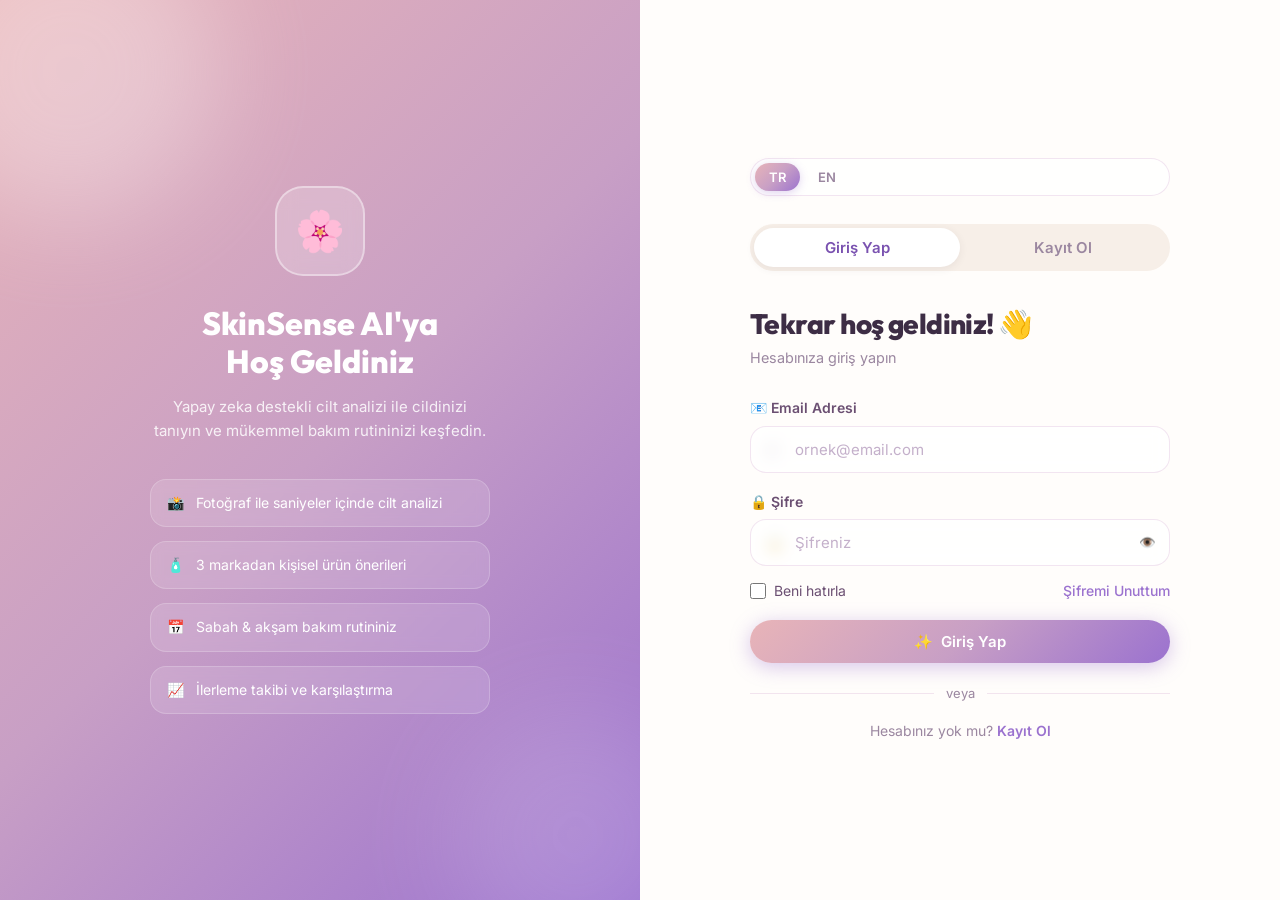
<file: frontend/auth.html>
<!DOCTYPE html>
<html lang="tr">
<head>
  <meta charset="UTF-8" />
  <meta name="viewport" content="width=device-width, initial-scale=1.0" />
  <title>Giriş / Kayıt — SkinSense AI</title>
  <meta name="description" content="SkinSense AI hesabınıza giriş yapın veya ücretsiz kayıt olun." />
  <link rel="stylesheet" href="css/main.css" />
  <style>
    .auth-page {
      min-height: 100vh;
      display: grid;
      grid-template-columns: 1fr 1fr;
      position: relative;
    }

    /* Sol: Dekoratif Panel */
    .auth-visual {
      background: var(--grad-pink-purple);
      display: flex;
      flex-direction: column;
      align-items: center;
      justify-content: center;
      padding: 60px 48px;
      position: relative;
      overflow: hidden;
    }

    .auth-visual-orb {
      position: absolute;
      border-radius: 50%;
      filter: blur(50px);
      opacity: 0.3;
    }

    .av-orb-1 {
      width: 300px; height: 300px;
      background: white;
      top: -80px; left: -80px;
    }

    .av-orb-2 {
      width: 250px; height: 250px;
      background: rgba(255,255,255,0.5);
      bottom: -60px; right: -60px;
    }

    .auth-visual-content {
      position: relative;
      z-index: 1;
      text-align: center;
      color: white;
    }

    .auth-logo-big {
      width: 90px;
      height: 90px;
      background: rgba(255,255,255,0.2);
      border: 2px solid rgba(255,255,255,0.4);
      border-radius: 28px;
      display: flex;
      align-items: center;
      justify-content: center;
      font-size: 2.5rem;
      margin: 0 auto 28px;
      backdrop-filter: blur(10px);
      animation: float 4s ease-in-out infinite;
    }

    .auth-visual-title {
      font-family: 'Outfit', sans-serif;
      font-size: 2rem;
      font-weight: 800;
      margin-bottom: 14px;
      line-height: 1.2;
    }

    .auth-visual-desc {
      font-size: 0.9375rem;
      opacity: 0.85;
      line-height: 1.6;
      max-width: 340px;
      margin: 0 auto 36px;
    }

    .auth-feature-list {
      display: flex;
      flex-direction: column;
      gap: 14px;
      text-align: left;
    }

    .auth-feature-item {
      display: flex;
      align-items: center;
      gap: 12px;
      background: rgba(255,255,255,0.12);
      border: 1px solid rgba(255,255,255,0.2);
      border-radius: var(--radius-md);
      padding: 12px 16px;
      backdrop-filter: blur(6px);
      font-size: 0.875rem;
    }

    /* Sağ: Form Panel */
    .auth-form-panel {
      display: flex;
      flex-direction: column;
      align-items: center;
      justify-content: center;
      padding: 60px 48px;
      background: var(--beige-50);
      overflow-y: auto;
    }

    .auth-form-wrap {
      width: 100%;
      max-width: 420px;
    }

    /* Tab Switcher */
    .auth-tabs {
      display: flex;
      background: var(--beige-200);
      border-radius: var(--radius-full);
      padding: 4px;
      margin-bottom: 36px;
    }

    .auth-tab {
      flex: 1;
      padding: 10px;
      border-radius: var(--radius-full);
      font-size: 0.9375rem;
      font-weight: 600;
      color: var(--text-muted);
      background: transparent;
      transition: all var(--transition-bounce);
      text-align: center;
    }

    .auth-tab.active {
      background: white;
      color: var(--purple-600);
      box-shadow: var(--shadow-sm);
    }

    /* Form Screens */
    .auth-screen {
      display: none;
      animation: slideUp 0.35s ease both;
    }

    .auth-screen.active { display: block; }

    .auth-title {
      font-family: 'Outfit', sans-serif;
      font-size: 1.75rem;
      font-weight: 800;
      color: var(--text-primary);
      margin-bottom: 6px;
    }

    .auth-subtitle {
      font-size: 0.9rem;
      color: var(--text-muted);
      margin-bottom: 28px;
    }

    .form-stack {
      display: flex;
      flex-direction: column;
      gap: 18px;
    }

    .form-error {
      background: #FFF0F2;
      border: 1px solid rgba(232,73,90,0.3);
      border-radius: var(--radius-md);
      padding: 12px 16px;
      font-size: 0.875rem;
      color: #C0333E;
      display: none;
    }

    .form-error.show { display: block; }

    .form-divider {
      display: flex;
      align-items: center;
      gap: 12px;
      margin: 6px 0;
    }

    .form-divider::before,
    .form-divider::after {
      content: '';
      flex: 1;
      height: 1px;
      background: var(--border-color);
    }

    .form-divider span {
      font-size: 0.8125rem;
      color: var(--text-muted);
    }

    /* OTP Input */
    .otp-grid {
      display: flex;
      gap: 10px;
      justify-content: center;
      margin: 24px 0;
    }

    .otp-input {
      width: 52px;
      height: 60px;
      background: white;
      border: 2px solid var(--border-color);
      border-radius: var(--radius-md);
      font-size: 1.5rem;
      font-weight: 700;
      text-align: center;
      color: var(--text-primary);
      transition: all var(--transition-base);
    }

    .otp-input:focus {
      border-color: var(--purple-400);
      box-shadow: 0 0 0 3px rgba(155,114,207,0.15);
    }

    .otp-input.filled {
      border-color: var(--purple-400);
      background: var(--purple-50);
    }

    .resend-timer {
      font-size: 0.8125rem;
      color: var(--text-muted);
      text-align: center;
      margin-top: 12px;
    }

    .resend-link {
      color: var(--purple-500);
      cursor: pointer;
      font-weight: 600;
      text-decoration: underline;
    }

    .resend-link:hover { color: var(--purple-700); }

    /* Password strength */
    .password-strength {
      margin-top: 6px;
    }

    .strength-bar {
      height: 4px;
      background: var(--beige-300);
      border-radius: 2px;
      overflow: hidden;
      margin-bottom: 4px;
    }

    .strength-fill {
      height: 100%;
      border-radius: 2px;
      transition: width 0.3s ease, background 0.3s ease;
    }

    .strength-text {
      font-size: 0.75rem;
      font-weight: 500;
    }

    /* Remember / Forgot */
    .form-row {
      display: flex;
      align-items: center;
      justify-content: space-between;
      margin-top: -4px;
    }

    .checkbox-label {
      display: flex;
      align-items: center;
      gap: 8px;
      font-size: 0.875rem;
      color: var(--text-secondary);
      cursor: pointer;
    }

    .checkbox-label input[type="checkbox"] {
      width: 16px;
      height: 16px;
      accent-color: var(--purple-500);
    }

    .forgot-link {
      font-size: 0.875rem;
      color: var(--purple-500);
      font-weight: 500;
      cursor: pointer;
      transition: color var(--transition-fast);
    }

    .forgot-link:hover { color: var(--purple-700); }

    /* Logo top (mobile) */
    .auth-mobile-logo {
      display: none;
      text-align: center;
      margin-bottom: 28px;
    }

    .auth-mobile-logo .nav-logo {
      justify-content: center;
    }

    @media (max-width: 900px) {
      .auth-page { grid-template-columns: 1fr; }
      .auth-visual { display: none; }
      .auth-mobile-logo { display: block; }
      .auth-form-panel { padding: 40px 24px; min-height: 100vh; }
    }
  </style>
</head>
<body>
  <div class="auth-page">
    <!-- Sol Dekoratif Panel -->
    <div class="auth-visual">
      <div class="auth-visual-orb av-orb-1"></div>
      <div class="auth-visual-orb av-orb-2"></div>

      <div class="auth-visual-content">
        <div class="auth-logo-big">🌸</div>
        <div class="auth-visual-title">SkinSense AI'ya<br>Hoş Geldiniz</div>
        <p class="auth-visual-desc">
          Yapay zeka destekli cilt analizi ile cildinizi tanıyın ve mükemmel bakım rutininizi keşfedin.
        </p>

        <div class="auth-feature-list">
          <div class="auth-feature-item">
            <span>📸</span>
            <span>Fotoğraf ile saniyeler içinde cilt analizi</span>
          </div>
          <div class="auth-feature-item">
            <span>🧴</span>
            <span>3 markadan kişisel ürün önerileri</span>
          </div>
          <div class="auth-feature-item">
            <span>📅</span>
            <span>Sabah & akşam bakım rutininiz</span>
          </div>
          <div class="auth-feature-item">
            <span>📈</span>
            <span>İlerleme takibi ve karşılaştırma</span>
          </div>
        </div>
      </div>
    </div>

    <!-- Sağ Form Panel -->
    <div class="auth-form-panel">
      <div class="auth-form-wrap">
        <!-- Mobile logo -->
        <div class="auth-mobile-logo">
          <a href="index.html" class="nav-logo">
            <div class="nav-logo-icon">🌸</div>
            SkinSense AI
          </a>
        </div>

        <!-- Dil Toggle -->
        <div class="lang-toggle" style="margin-bottom:28px;">
          <button class="lang-btn active" data-lang="tr">TR</button>
          <button class="lang-btn" data-lang="en">EN</button>
        </div>

        <!-- Tabs -->
        <div class="auth-tabs" id="authTabs">
          <button class="auth-tab active" id="loginTab" onclick="switchTab('login')">Giriş Yap</button>
          <button class="auth-tab" id="registerTab" onclick="switchTab('register')">Kayıt Ol</button>
        </div>

        <!-- ERROR -->
        <div class="form-error" id="formError"></div>

        <!-- GİRİŞ EKRANI -->
        <div class="auth-screen active" id="loginScreen">
          <h2 class="auth-title">Tekrar hoş geldiniz! 👋</h2>
          <p class="auth-subtitle">Hesabınıza giriş yapın</p>

          <form class="form-stack" id="loginForm" onsubmit="handleLogin(event)">
            <!-- CSRF Token (Görünür) -->
            <input type="hidden" name="csrf_token" class="csrf-input" value="">

            <div class="form-group">
              <label class="form-label">📧 Email Adresi</label>
              <div class="input-wrapper">
                <span class="input-icon">@</span>
                <input type="email" class="form-input" id="loginEmail" placeholder="ornek@email.com" required />
              </div>
            </div>

            <div class="form-group">
              <label class="form-label">🔒 Şifre</label>
              <div class="input-wrapper">
                <span class="input-icon">🔒</span>
                <input type="password" class="form-input" id="loginPassword" placeholder="Şifreniz" required />
                <button type="button" class="input-action" onclick="togglePassword('loginPassword', this)">👁️</button>
              </div>
            </div>

            <div class="form-row">
              <label class="checkbox-label">
                <input type="checkbox" id="rememberMe" />
                <span>Beni hatırla</span>
              </label>
              <span class="forgot-link" onclick="showForgotPassword()">Şifremi Unuttum</span>
            </div>

            <button type="submit" class="btn btn-primary" id="loginBtn" style="width:100%;justify-content:center;">
              <span>✨</span>
              Giriş Yap
            </button>
          </form>

          <div class="form-divider" style="margin-top:20px;">
            <span>veya</span>
          </div>

          <p style="text-align:center;font-size:0.875rem;color:var(--text-muted);margin-top:16px;">
            <span>Hesabınız yok mu?</span>
            <span style="color:var(--purple-500);font-weight:600;cursor:pointer;" onclick="switchTab('register')">Kayıt Ol</span>
          </p>
        </div>

        <!-- KAYIT EKRANI -->
        <div class="auth-screen" id="registerScreen">
          <h2 class="auth-title">Hesap Oluşturun 🌸</h2>
          <p class="auth-subtitle">Ücretsiz kayıt olun, hemen başlayın</p>

          <form class="form-stack" id="registerForm" onsubmit="handleRegister(event)">
            <!-- CSRF Token (Görünür) -->
            <input type="hidden" name="csrf_token" class="csrf-input" value="">

            <div class="form-group">
              <label class="form-label">👤 Adınız</label>
              <div class="input-wrapper">
                <span class="input-icon">👤</span>
                <input type="text" class="form-input" id="registerName" placeholder="Adınız Soyadınız" required />
              </div>
            </div>

            <div class="form-group">
              <label class="form-label">📧 Email Adresi</label>
              <div class="input-wrapper">
                <span class="input-icon">@</span>
                <input type="email" class="form-input" id="registerEmail" placeholder="ornek@email.com" required />
              </div>
            </div>

            <div class="form-group">
              <label class="form-label">🔒 Şifre</label>
              <div class="input-wrapper">
                <span class="input-icon">🔒</span>
                <input type="password" class="form-input" id="registerPassword" placeholder="En az 6 karakter" required oninput="checkPasswordStrength(this.value)" />
                <button type="button" class="input-action" onclick="togglePassword('registerPassword', this)">👁️</button>
              </div>
              <div class="password-strength" id="passwordStrength" style="display:none">
                <div class="strength-bar">
                  <div class="strength-fill" id="strengthFill"></div>
                </div>
                <span class="strength-text" id="strengthText"></span>
              </div>
            </div>

            <button type="submit" class="btn btn-primary" id="registerBtn" style="width:100%;justify-content:center;">
              <span>🌸</span>
              Kayıt Ol
            </button>
          </form>

          <p style="text-align:center;font-size:0.8125rem;color:var(--text-muted);margin-top:16px;line-height:1.5;">
            Kayıt olarak <span style="color:var(--purple-500);">Kullanım Koşulları</span>'nı kabul etmiş olursunuz.
          </p>

          <p style="text-align:center;font-size:0.875rem;color:var(--text-muted);margin-top:12px;">
            <span>Zaten hesabınız var mı?</span>
            <span style="color:var(--purple-500);font-weight:600;cursor:pointer;" onclick="switchTab('login')">Giriş Yap</span>
          </p>
        </div>

        <!-- ŞİFRE UNUTTUM EKRANI -->
        <div class="auth-screen" id="forgotScreen">
          <button onclick="showLoginScreen()" style="background:none;border:none;color:var(--text-muted);font-size:0.875rem;margin-bottom:20px;display:flex;align-items:center;gap:6px;cursor:pointer;">
            ← <span>Geri Dön</span>
          </button>

          <h2 class="auth-title">Şifremi Unuttum 🔑</h2>
          <p class="auth-subtitle">Email adresinize 6 haneli OTP kodu göndereceğiz.</p>

          <form class="form-stack" id="forgotForm" onsubmit="handleForgotPassword(event)">
            <!-- CSRF Token (Görünür) -->
            <input type="hidden" name="csrf_token" class="csrf-input" value="">

            <div class="form-group">
              <label class="form-label">📧 Email Adresiniz</label>
              <div class="input-wrapper">
                <span class="input-icon">@</span>
                <input type="email" class="form-input" id="forgotEmail" placeholder="ornek@email.com" required />
              </div>
            </div>

            <button type="submit" class="btn btn-primary" id="forgotBtn" style="width:100%;justify-content:center;">
              <span>📨</span>
              OTP Kodu Gönder
            </button>
          </form>
        </div>

        <!-- OTP EKRANI -->
        <div class="auth-screen" id="otpScreen">
          <h2 class="auth-title">Kodu Girin ✉️</h2>
          <p class="auth-subtitle" id="otpSubtitle">Email adresinize 6 haneli kod gönderdik.</p>

          <div class="otp-grid">
            <input type="text" class="otp-input" maxlength="1" oninput="otpInput(this, 0)" onkeydown="otpKeydown(event, 0)" id="otp0" />
            <input type="text" class="otp-input" maxlength="1" oninput="otpInput(this, 1)" onkeydown="otpKeydown(event, 1)" id="otp1" />
            <input type="text" class="otp-input" maxlength="1" oninput="otpInput(this, 2)" onkeydown="otpKeydown(event, 2)" id="otp2" />
            <input type="text" class="otp-input" maxlength="1" oninput="otpInput(this, 3)" onkeydown="otpKeydown(event, 3)" id="otp3" />
            <input type="text" class="otp-input" maxlength="1" oninput="otpInput(this, 4)" onkeydown="otpKeydown(event, 4)" id="otp4" />
            <input type="text" class="otp-input" maxlength="1" oninput="otpInput(this, 5)" onkeydown="otpKeydown(event, 5)" id="otp5" />
          </div>

          <button class="btn btn-primary" id="verifyBtn" onclick="handleVerifyOTP()" style="width:100%;justify-content:center;">
            <span>✅</span>
            Kodu Doğrula
          </button>

          <div class="resend-timer" id="resendTimer">
            Kodu yeniden gönder: <span id="timerCount">60</span>s
          </div>
          <div style="text-align:center;margin-top:8px;display:none;" id="resendBtn">
            <span class="resend-link" onclick="resendOTP()">Kodu Tekrar Gönder</span>
          </div>
        </div>

      </div>
    </div>
  </div>

  <script src="js/api.js"></script>
  <script>
    let currentEmail = '';
    let timerInterval = null;

    // URL param kontrolü
    const urlParams = new URLSearchParams(window.location.search);
    if (urlParams.get('tab') === 'register') {
      switchTab('register');
    }

    // Zaten giriş yapılmışsa yönlendir
    if (Auth.isLoggedIn()) {
      window.location.href = 'dashboard.html';
    }

    function switchTab(tab) {
      document.querySelectorAll('.auth-tab').forEach(t => t.classList.remove('active'));
      document.querySelectorAll('.auth-screen').forEach(s => s.classList.remove('active'));
      document.getElementById(`${tab}Tab`)?.classList.add('active');
      document.getElementById(`${tab}Screen`).classList.add('active');
      hideError();
    }

    function showForgotPassword() {
      document.querySelectorAll('.auth-tab').forEach(t => t.classList.remove('active'));
      document.querySelectorAll('.auth-screen').forEach(s => s.classList.remove('active'));
      document.getElementById('forgotScreen').classList.add('active');
      hideError();
    }

    function showLoginScreen() {
      switchTab('login');
    }

    function showOTPScreen(email) {
      currentEmail = email;
      document.querySelectorAll('.auth-tab').forEach(t => t.classList.remove('active'));
      document.querySelectorAll('.auth-screen').forEach(s => s.classList.remove('active'));
      document.getElementById('otpScreen').classList.add('active');
      document.getElementById('otpSubtitle').textContent = `${email} adresine 6 haneli kod gönderdik.`;
      startResendTimer();
      document.getElementById('otp0').focus();
    }

    function showError(msg) {
      const el = document.getElementById('formError');
      el.textContent = msg;
      el.classList.add('show');
    }

    function hideError() {
      document.getElementById('formError').classList.remove('show');
    }

    async function handleLogin(e) {
      e.preventDefault();
      hideError();
      const btn = document.getElementById('loginBtn');
      btn.disabled = true;
      btn.innerHTML = '<span class="spinner spinner-sm"></span> Giriş yapılıyor...';

      try {
        const data = await AuthAPI.login({
          email: document.getElementById('loginEmail').value,
          password: document.getElementById('loginPassword').value
        });
        Auth.setToken(data.token);
        Auth.setUser(data.user);
        showToast('Hoş geldiniz! 🌸', 'success');
        setTimeout(() => window.location.href = 'dashboard.html', 700);
      } catch (err) {
        showError(err.message || 'Giriş başarısız.');
        btn.disabled = false;
        btn.innerHTML = '<span>✨</span> Giriş Yap';
      }
    }

    async function handleRegister(e) {
      e.preventDefault();
      hideError();
      const btn = document.getElementById('registerBtn');
      btn.disabled = true;
      btn.innerHTML = '<span class="spinner spinner-sm"></span> Kayıt olunuyor...';

      try {
        const data = await AuthAPI.register({
          name: document.getElementById('registerName').value,
          email: document.getElementById('registerEmail').value,
          password: document.getElementById('registerPassword').value
        });
        Auth.setToken(data.token);
        Auth.setUser(data.user);
        showToast('Hesabınız oluşturuldu! 🌸', 'success');
        setTimeout(() => window.location.href = 'analysis.html', 700);
      } catch (err) {
        showError(err.message || 'Kayıt başarısız.');
        btn.disabled = false;
        btn.innerHTML = '<span>🌸</span> Kayıt Ol';
      }
    }

    async function handleForgotPassword(e) {
      e.preventDefault();
      hideError();
      const email = document.getElementById('forgotEmail').value;
      const btn = document.getElementById('forgotBtn');
      btn.disabled = true;
      btn.innerHTML = '<span class="spinner spinner-sm"></span> Gönderiliyor...';

      try {
        const data = await AuthAPI.forgotPassword(email);
        showToast('OTP kodunuz gönderildi! 📧', 'success');
        
        // Dev modunda OTP kodu varsa göster
        if (data.dev_otp) {
          showToast(`Dev OTP: ${data.dev_otp}`, 'info', 15000);
        }
        
        showOTPScreen(email);
      } catch (err) {
        showError(err.message || 'Bir hata oluştu.');
      }

      btn.disabled = false;
      btn.innerHTML = '<span>📨</span> OTP Kodu Gönder';
    }

    async function handleVerifyOTP() {
      hideError();
      const otp = Array.from({length: 6}, (_, i) => document.getElementById(`otp${i}`).value).join('');
      
      if (otp.length < 6) {
        showError('Lütfen 6 haneli kodu tam girin.');
        return;
      }

      const btn = document.getElementById('verifyBtn');
      btn.disabled = true;
      btn.innerHTML = '<span class="spinner spinner-sm"></span> Doğrulanıyor...';

      try {
        const data = await AuthAPI.verifyOTP(currentEmail, otp);
        Auth.setToken(data.token);
        Auth.setUser(data.user);
        showToast('Giriş başarılı! 🌸', 'success');
        setTimeout(() => window.location.href = 'dashboard.html', 700);
      } catch (err) {
        showError(err.message || 'Geçersiz veya süresi dolmuş kod.');
        btn.disabled = false;
        btn.innerHTML = '<span>✅</span> Kodu Doğrula';
      }
    }

    // OTP Input navigasyonu
    function otpInput(input, index) {
      input.value = input.value.replace(/[^0-9]/g, '');
      if (input.value.length === 1) {
        input.classList.add('filled');
        if (index < 5) document.getElementById(`otp${index + 1}`).focus();
        else handleVerifyOTP(); // Son hane dolduğunda otomatik doğrula
      } else {
        input.classList.remove('filled');
      }
    }

    function otpKeydown(e, index) {
      if (e.key === 'Backspace' && !e.target.value && index > 0) {
        document.getElementById(`otp${index - 1}`).focus();
      }
    }

    function startResendTimer() {
      let seconds = 60;
      clearInterval(timerInterval);
      document.getElementById('resendTimer').style.display = 'block';
      document.getElementById('resendBtn').style.display = 'none';

      timerInterval = setInterval(() => {
        seconds--;
        document.getElementById('timerCount').textContent = seconds;
        if (seconds <= 0) {
          clearInterval(timerInterval);
          document.getElementById('resendTimer').style.display = 'none';
          document.getElementById('resendBtn').style.display = 'block';
        }
      }, 1000);
    }

    async function resendOTP() {
      try {
        const data = await AuthAPI.forgotPassword(currentEmail);
        if (data.dev_otp) showToast(`Dev OTP: ${data.dev_otp}`, 'info', 15000);
        showToast('Kod tekrar gönderildi!', 'success');
        startResendTimer();
      } catch (err) {
        showError(err.message);
      }
    }

    function togglePassword(inputId, btn) {
      const input = document.getElementById(inputId);
      if (input.type === 'password') {
        input.type = 'text';
        btn.textContent = '🙈';
      } else {
        input.type = 'password';
        btn.textContent = '👁️';
      }
    }

    function checkPasswordStrength(password) {
      const wrap = document.getElementById('passwordStrength');
      const fill = document.getElementById('strengthFill');
      const text = document.getElementById('strengthText');

      if (!password) { wrap.style.display = 'none'; return; }
      wrap.style.display = 'block';

      let score = 0;
      if (password.length >= 6) score++;
      if (password.length >= 10) score++;
      if (/[A-Z]/.test(password)) score++;
      if (/[0-9]/.test(password)) score++;
      if (/[^A-Za-z0-9]/.test(password)) score++;

      const levels = [
        { w: '20%', c: '#E8495A', t: 'Çok Zayıf' },
        { w: '40%', c: '#E6920A', t: 'Zayıf' },
        { w: '60%', c: '#E6C40A', t: 'Orta' },
        { w: '80%', c: '#1CA765', t: 'Güçlü' },
        { w: '100%', c: '#0E8F50', t: 'Çok Güçlü' },
      ];

      const level = levels[Math.min(score - 1, 4)] || levels[0];
      fill.style.width = level.w;
      fill.style.background = level.c;
      text.textContent = level.t;
      text.style.color = level.c;
    }
  </script>
</body>
</html>
</file>
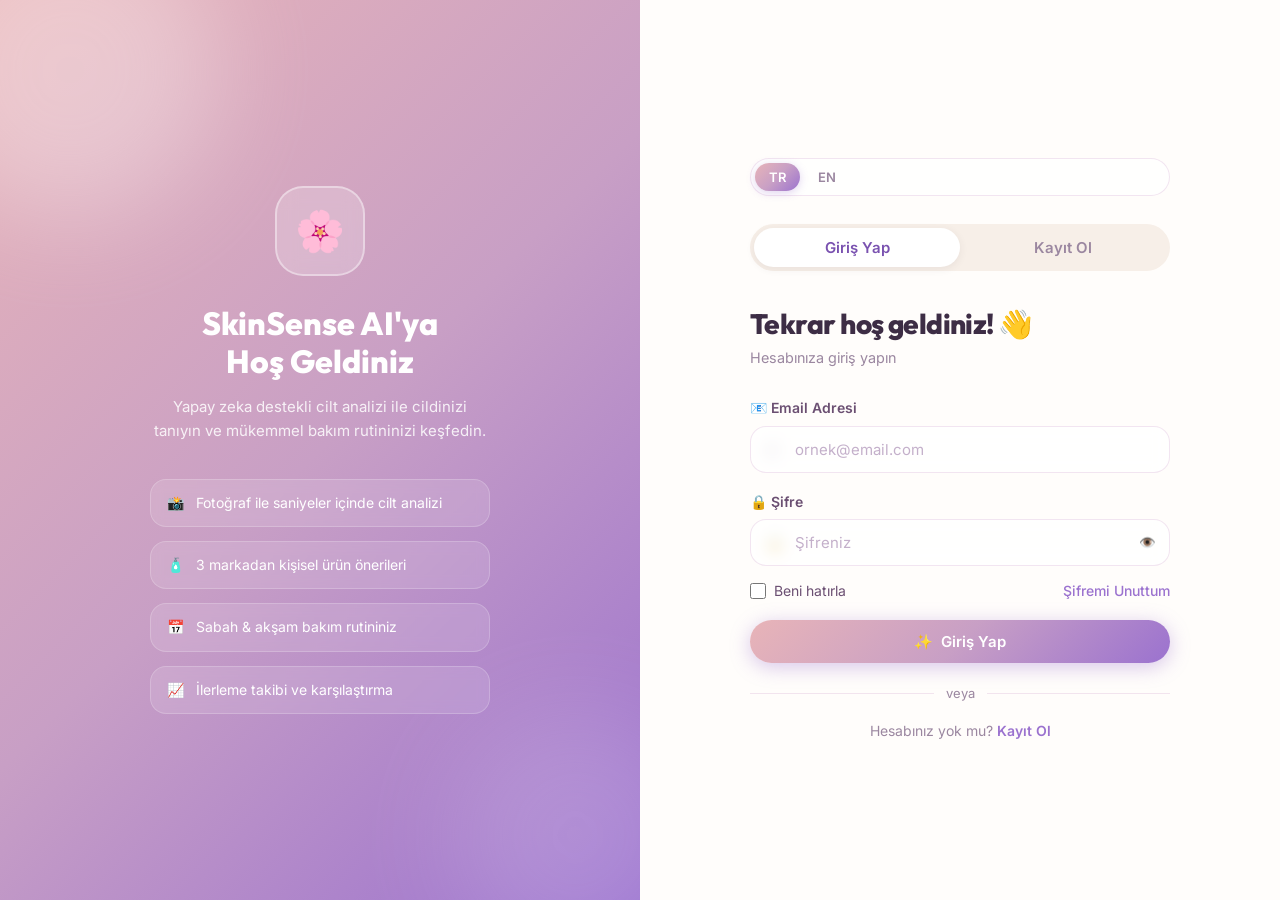
<file: frontend/history.html>
<!DOCTYPE html>
<html lang="tr">
<head>
  <meta charset="UTF-8" />
  <meta name="viewport" content="width=device-width, initial-scale=1.0" />
  <title>Analiz Geçmişi — SkinSense AI</title>
  <link rel="stylesheet" href="css/main.css" />
  <style>
    .history-page { padding: 100px 0 80px; min-height: 100vh; }

    /* Timeline */
    .history-grid { display: grid; grid-template-columns: 1fr 2fr; gap: 32px; }

    .history-list { display: flex; flex-direction: column; gap: 14px; }

    .history-item {
      background: var(--glass-bg-strong);
      border: 1.5px solid var(--border-color);
      border-radius: var(--radius-lg);
      padding: 16px 20px;
      cursor: pointer;
      transition: all var(--transition-bounce);
      display: flex;
      align-items: center;
      gap: 14px;
    }

    .history-item:hover {
      border-color: var(--purple-400);
      box-shadow: var(--shadow-sm);
      transform: translateX(4px);
    }

    .history-item.active {
      border-color: var(--purple-500);
      background: var(--purple-50);
      box-shadow: var(--shadow-purple);
    }

    .history-type-icon {
      width: 42px;
      height: 42px;
      border-radius: var(--radius-md);
      display: flex;
      align-items: center;
      justify-content: center;
      font-size: 1.25rem;
      flex-shrink: 0;
    }

    .type-photo { background: var(--pink-50); }
    .type-quiz { background: var(--purple-50); }

    .history-info { flex: 1; min-width: 0; }
    .history-date { font-size: 0.8125rem; font-weight: 600; color: var(--text-primary); }
    .history-skin-type { font-size: 0.75rem; color: var(--text-muted); }

    .history-badge { flex-shrink: 0; }

    /* Detail panel */
    .detail-panel {
      background: var(--glass-bg-strong);
      border: 1px solid var(--glass-border);
      border-radius: var(--radius-xl);
      padding: 32px;
      position: sticky;
      top: 100px;
      max-height: calc(100vh - 140px);
      overflow-y: auto;
    }

    /* Comparison Slider */
    .compare-section {
      background: var(--glass-bg-strong);
      border: 1px solid var(--glass-border);
      border-radius: var(--radius-xl);
      padding: 32px;
      margin-top: 32px;
    }

    .compare-slider-wrap {
      position: relative;
      border-radius: var(--radius-lg);
      overflow: hidden;
      user-select: none;
      height: 320px;
      background: var(--beige-200);
    }

    .compare-img {
      position: absolute;
      top: 0;
      left: 0;
      width: 100%;
      height: 100%;
      object-fit: cover;
    }

    .compare-after-img {
      clip-path: inset(0 50% 0 0);
      transition: none;
    }

    .compare-line {
      position: absolute;
      top: 0;
      bottom: 0;
      left: 50%;
      transform: translateX(-50%);
      width: 3px;
      background: white;
      z-index: 10;
      cursor: ew-resize;
    }

    .compare-handle-btn {
      position: absolute;
      top: 50%;
      left: 50%;
      transform: translate(-50%, -50%);
      width: 44px;
      height: 44px;
      background: white;
      border-radius: 50%;
      display: flex;
      align-items: center;
      justify-content: center;
      box-shadow: 0 4px 12px rgba(0,0,0,0.2);
      font-size: 1rem;
      color: var(--purple-600);
      cursor: ew-resize;
      white-space: nowrap;
    }

    .compare-label {
      position: absolute;
      bottom: 12px;
      padding: 4px 12px;
      background: rgba(61,45,69,0.7);
      color: white;
      border-radius: var(--radius-full);
      font-size: 0.75rem;
      font-weight: 600;
      backdrop-filter: blur(6px);
      z-index: 5;
    }

    .label-before { left: 12px; }
    .label-after { right: 12px; }

    /* Empty state */
    .empty-state {
      text-align: center;
      padding: 80px 40px;
    }

    .empty-icon { font-size: 5rem; margin-bottom: 20px; animation: float 3s ease-in-out infinite; display: block; }

    /* Detail metrics */
    .detail-metrics {
      display: grid;
      grid-template-columns: 1fr 1fr;
      gap: 10px;
      margin: 16px 0;
    }

    .detail-metric-item {
      background: var(--beige-100);
      border-radius: var(--radius-md);
      padding: 10px 12px;
    }

    .detail-metric-label { font-size: 0.7rem; color: var(--text-muted); font-weight: 600; margin-bottom: 3px; }
    .detail-metric-val { font-size: 0.875rem; font-weight: 700; color: var(--text-primary); }

    /* Compare select */
    .compare-select-row {
      display: grid;
      grid-template-columns: 1fr auto 1fr;
      gap: 16px;
      align-items: center;
      margin-bottom: 20px;
    }

    .compare-select {
      padding: 10px 14px;
      background: var(--glass-bg-strong);
      border: 1.5px solid var(--border-color);
      border-radius: var(--radius-md);
      color: var(--text-primary);
      font-family: inherit;
      font-size: 0.875rem;
      cursor: pointer;
    }

    .compare-select:focus { border-color: var(--purple-400); outline: none; }

    .compare-vs {
      font-family: 'Outfit',sans-serif;
      font-size: 1.125rem;
      font-weight: 800;
      color: var(--purple-500);
    }

    /* No photo placeholder */
    .photo-placeholder {
      width: 100%;
      height: 200px;
      background: linear-gradient(135deg, var(--pink-50), var(--purple-50));
      border-radius: var(--radius-lg);
      display: flex;
      flex-direction: column;
      align-items: center;
      justify-content: center;
      gap: 10px;
      color: var(--text-muted);
      font-size: 0.875rem;
      margin-bottom: 16px;
    }

    @media (max-width: 1024px) {
      .history-grid { grid-template-columns: 1fr; }
      .detail-panel { position: static; max-height: none; }
    }
  </style>
</head>
<body>
  <nav class="navbar">
    <a href="index.html" class="nav-logo">
      <div class="nav-logo-icon">🌸</div>
      SkinSense AI
    </a>
    <ul class="nav-links">
      <li><a href="dashboard.html" class="nav-link">Panelim</a></li>
      <li><a href="analysis.html" class="nav-link">Yeni Analiz</a></li>
      <li><a href="history.html" class="nav-link active">Geçmiş</a></li>
    </ul>
    <div class="nav-actions">
      <div class="lang-toggle">
        <button class="lang-btn active" data-lang="tr">TR</button>
        <button class="lang-btn" data-lang="en">EN</button>
      </div>
      <div class="avatar-menu">
        <button class="avatar-btn">?</button>
        <div class="avatar-dropdown">
          <div class="dropdown-item" onclick="window.location.href='profile.html'"><span>👤</span> Profilim</div>
          <div class="dropdown-item" onclick="window.location.href='ingredient-check.html'"><span>🔬</span> İçerik Kontrolü</div>
          <div class="dropdown-divider"></div>
          <div class="dropdown-item danger" onclick="Auth.logout()"><span>🚪</span> Çıkış</div>
        </div>
      </div>
    </div>
  </nav>

  <div class="history-page">
    <div class="container">
      <div style="margin-bottom:32px;" class="stagger-1">
        <div class="section-badge">📅 Geçmiş</div>
        <h1 class="heading-1" style="margin-bottom:8px;">Analiz <span class="gradient-text">Geçmişiniz</span></h1>
        <p style="color:var(--text-muted);">Tüm analizlerinizi görüntüleyin ve ilerlemenizi takip edin</p>
      </div>

      <!-- Empty State -->
      <div id="emptyState" class="empty-state" style="display:none;">
        <span class="empty-icon">📋</span>
        <h3 class="heading-3" style="margin-bottom:10px;">Henüz analiz yok</h3>
        <p style="color:var(--text-muted);margin-bottom:24px;">İlk analizinizi yaparak geçmişinizi oluşturun.</p>
        <a href="analysis.html" class="btn btn-primary">🔬 İlk Analizi Yap</a>
      </div>

      <!-- History Grid -->
      <div id="historyContent" style="display:none;">
        <div class="history-grid">
          <!-- Liste -->
          <div>
            <div class="history-list" id="historyList"></div>
          </div>

          <!-- Detay Paneli -->
          <div class="detail-panel" id="detailPanel">
            <div id="detailContent">
              <div style="text-align:center;color:var(--text-muted);padding:40px;">
                ← Sol taraftan bir analiz seçin
              </div>
            </div>
          </div>
        </div>

        <!-- Karşılaştırma -->
        <div class="compare-section stagger-4" id="compareSection" style="display:none;">
          <h3 class="heading-3" style="margin-bottom:20px;">🔄 Önce / Sonra Karşılaştırması</h3>

          <div class="compare-select-row">
            <select class="compare-select" id="compareA" onchange="updateComparison()">
              <option value="">Analiz 1 seçin</option>
            </select>
            <div class="compare-vs">VS</div>
            <select class="compare-select" id="compareB" onchange="updateComparison()">
              <option value="">Analiz 2 seçin</option>
            </select>
          </div>

          <!-- Slider -->
          <div class="compare-slider-wrap" id="sliderWrap" style="display:none;">
            <img class="compare-img" id="compareImgBefore" src="" alt="Önce" />
            <img class="compare-img compare-after-img" id="compareImgAfter" src="" alt="Sonra" />
            <div class="compare-line" id="compareLine">
              <div class="compare-handle-btn">⟵⟶</div>
            </div>
            <span class="compare-label label-before">Önce</span>
            <span class="compare-label label-after">Sonra</span>
          </div>

          <!-- No photo notice -->
          <div id="compareNoPhoto" style="display:none;">
            <div class="photo-placeholder">
              <span style="font-size:2.5rem;">📸</span>
              <span>Fotoğraflı analiz bulunamadı</span>
              <a href="analysis.html" class="btn btn-secondary btn-sm">Fotoğraflı Analiz Yap</a>
            </div>
          </div>

          <!-- Metric Comparison -->
          <div id="metricComparison" style="display:none;margin-top:20px;">
            <h4 class="heading-3" style="margin-bottom:16px;">📊 Metrik Karşılaştırması</h4>
            <div id="metricCompGrid"></div>
          </div>
        </div>
      </div>
    </div>
  </div>

  <script src="js/api.js"></script>
  <script>
    if (!Auth.isLoggedIn()) window.location.href = 'auth.html';

    let analyses = [];
    let selectedId = null;
    let isDragging = false;

    const skinTypeIcons = { 'Normal':'✨','Yağlı':'💧','Kuru':'🌵','Karma':'🔀','Hassas':'🌸' };

    async function loadHistory() {
      try {
        const data = await AnalysisAPI.getHistory();
        analyses = data.analyses || [];

        if (!analyses.length) {
          document.getElementById('emptyState').style.display = 'block';
          return;
        }

        document.getElementById('historyContent').style.display = 'block';
        renderList();
        populateCompareSelects();

        if (analyses.length >= 2) {
          document.getElementById('compareSection').style.display = 'block';
        }

        // İlk analizi seç
        selectAnalysis(analyses[0].id);
      } catch (e) {
        showToast('Geçmiş yüklenemedi.', 'error');
      }
    }

    function renderList() {
      document.getElementById('historyList').innerHTML = analyses.map(a => `
        <div class="history-item${a.id === selectedId ? ' active' : ''}" onclick="selectAnalysis(${a.id})" id="item-${a.id}">
          <div class="history-type-icon ${a.analysis_type === 'photo' ? 'type-photo' : 'type-quiz'}">
            ${a.analysis_type === 'photo' ? '📸' : '🤖'}
          </div>
          <div class="history-info">
            <div class="history-date">${formatDate(a.created_at)}</div>
            <div class="history-skin-type">${a.skin_type || '—'} ${skinTypeIcons[a.skin_type] || ''} • %${a.moisture_level || '?'} nem</div>
          </div>
          <span class="metric-badge ${getLevelBadgeClass(a.acne_level)} history-badge">${a.acne_level || '?'}</span>
        </div>
      `).join('');
    }

    function selectAnalysis(id) {
      selectedId = id;

      document.querySelectorAll('.history-item').forEach(el => {
        el.classList.toggle('active', el.id === `item-${id}`);
      });

      const analysis = analyses.find(a => a.id === id);
      if (!analysis) return;

      localStorage.setItem('skinsense_analysis', JSON.stringify(analysis));
      renderDetail(analysis);
    }

    function renderDetail(a) {
      const icon = skinTypeIcons[a.skin_type] || '🌸';
      const date = formatDate(a.created_at);

      document.getElementById('detailContent').innerHTML = `
        <div style="display:flex;align-items:center;gap:14px;margin-bottom:20px;padding-bottom:16px;border-bottom:1px solid var(--border-color);">
          <div style="width:54px;height:54px;background:var(--grad-pink-purple);border-radius:50%;display:flex;align-items:center;justify-content:center;font-size:1.5rem;">${icon}</div>
          <div>
            <div style="font-family:'Outfit',sans-serif;font-size:1.25rem;font-weight:800;">${a.skin_type || '?'} ${icon}</div>
            <div style="font-size:0.8125rem;color:var(--text-muted);">${date} • ${a.analysis_type === 'photo' ? '📸 Fotoğraf' : '🤖 Anket'}</div>
          </div>
        </div>

        <div class="detail-metrics">
          <div class="detail-metric-item">
            <div class="detail-metric-label">💧 Nem</div>
            <div class="detail-metric-val">%${a.moisture_level || '?'}</div>
          </div>
          <div class="detail-metric-item">
            <div class="detail-metric-label">🔴 Akne</div>
            <div class="detail-metric-val">${a.acne_level || '?'}</div>
          </div>
          <div class="detail-metric-item">
            <div class="detail-metric-label">🌡️ Hassasiyet</div>
            <div class="detail-metric-val">${a.sensitivity || '?'}</div>
          </div>
          <div class="detail-metric-item">
            <div class="detail-metric-label">💦 Yağlılık</div>
            <div class="detail-metric-val">${a.oiliness || '?'}</div>
          </div>
          <div class="detail-metric-item">
            <div class="detail-metric-label">🔍 Gözenek</div>
            <div class="detail-metric-val">${a.pores || '?'}</div>
          </div>
          <div class="detail-metric-item">
            <div class="detail-metric-label">🌹 Kızarıklık</div>
            <div class="detail-metric-val">${a.redness || '?'}</div>
          </div>
        </div>

        ${a.ai_comments?.length ? `
          <div style="margin-top:16px;">
            <div style="font-size:0.8125rem;font-weight:700;color:var(--text-muted);margin-bottom:8px;">🤖 AI YORUMLARI</div>
            ${a.ai_comments.map(c => `<div style="background:var(--beige-200);border-radius:var(--radius-md);padding:10px 12px;font-size:0.8125rem;color:var(--text-secondary);margin-bottom:8px;border-left:3px solid var(--purple-400);">${c}</div>`).join('')}
          </div>
        ` : ''}

        <div style="display:flex;gap:10px;margin-top:20px;">
          <a href="results.html" class="btn btn-primary btn-sm" style="flex:1;justify-content:center;">📊 Detayları Gör</a>
        </div>
      `;
    }

    function populateCompareSelects() {
      const options = analyses.map(a =>
        `<option value="${a.id}">${formatDate(a.created_at)} — ${a.skin_type || '?'}</option>`
      ).join('');

      document.getElementById('compareA').innerHTML = `<option value="">Analiz 1 seçin</option>${options}`;
      document.getElementById('compareB').innerHTML = `<option value="">Analiz 2 seçin</option>${options}`;

      if (analyses.length >= 2) {
        document.getElementById('compareA').value = analyses[analyses.length - 1].id;
        document.getElementById('compareB').value = analyses[0].id;
        updateComparison();
      }
    }

    async function updateComparison() {
      const idA = parseInt(document.getElementById('compareA').value);
      const idB = parseInt(document.getElementById('compareB').value);

      if (!idA || !idB || idA === idB) return;

      const aData = analyses.find(a => a.id === idA);
      const bData = analyses.find(a => a.id === idB);

      if (!aData || !bData) return;

      // Fotoğraf karşılaştırma
      const hasPhotos = aData.analysis_type === 'photo' && bData.analysis_type === 'photo';

      if (hasPhotos) {
        document.getElementById('compareNoPhoto').style.display = 'none';
        document.getElementById('sliderWrap').style.display = 'block';

        // Fotoğrafları yükle
        try {
          const [photoA, photoB] = await Promise.all([
            AnalysisAPI.getPhoto(idA),
            AnalysisAPI.getPhoto(idB)
          ]);
          document.getElementById('compareImgBefore').src = photoA.photo;
          document.getElementById('compareImgAfter').src = photoB.photo;
          initSlider();
        } catch (e) {
          document.getElementById('sliderWrap').style.display = 'none';
          document.getElementById('compareNoPhoto').style.display = 'block';
        }
      } else {
        document.getElementById('sliderWrap').style.display = 'none';
        document.getElementById('compareNoPhoto').style.display = 'block';
      }

      // Metrik karşılaştırma
      renderMetricComparison(aData, bData);
    }

    function initSlider() {
      const wrap = document.getElementById('sliderWrap');
      const line = document.getElementById('compareLine');
      const afterImg = document.querySelector('.compare-after-img');

      function updateSlider(x) {
        const rect = wrap.getBoundingClientRect();
        const pct = Math.min(Math.max((x - rect.left) / rect.width, 0), 1);
        line.style.left = `${pct * 100}%`;
        afterImg.style.clipPath = `inset(0 ${(1 - pct) * 100}% 0 0)`;
      }

      wrap.addEventListener('mousedown', e => { isDragging = true; updateSlider(e.clientX); });
      document.addEventListener('mousemove', e => { if (isDragging) updateSlider(e.clientX); });
      document.addEventListener('mouseup', () => { isDragging = false; });

      wrap.addEventListener('touchstart', e => { isDragging = true; updateSlider(e.touches[0].clientX); }, { passive: true });
      document.addEventListener('touchmove', e => { if (isDragging) updateSlider(e.touches[0].clientX); }, { passive: true });
      document.addEventListener('touchend', () => { isDragging = false; });
    }

    function renderMetricComparison(a, b) {
      document.getElementById('metricComparison').style.display = 'block';

      const metrics = [
        { key: 'moisture_level', label: '💧 Nem', suffix: '%' },
        { key: 'acne_level', label: '🔴 Akne', suffix: '' },
        { key: 'sensitivity', label: '🌡️ Hassasiyet', suffix: '' },
        { key: 'pores', label: '🔍 Gözenek', suffix: '' },
      ];

      document.getElementById('metricCompGrid').innerHTML = `
        <div style="display:grid;grid-template-columns:auto 1fr 1fr;gap:10px;align-items:center;background:var(--beige-100);border-radius:var(--radius-lg);padding:16px;">
          <div style="font-size:0.75rem;font-weight:700;color:var(--text-muted);">METRİK</div>
          <div style="font-size:0.75rem;font-weight:700;color:var(--text-muted);text-align:center;">${formatDate(a.created_at)}</div>
          <div style="font-size:0.75rem;font-weight:700;color:var(--text-muted);text-align:center;">${formatDate(b.created_at)}</div>
          ${metrics.map(m => `
            <div style="font-size:0.875rem;color:var(--text-secondary);">${m.label}</div>
            <div style="text-align:center;"><span class="metric-badge ${getLevelBadgeClass(a[m.key])}">${a[m.key] || '?'}${m.suffix}</span></div>
            <div style="text-align:center;"><span class="metric-badge ${getLevelBadgeClass(b[m.key])}">${b[m.key] || '?'}${m.suffix}</span></div>
          `).join('')}
        </div>
      `;
    }

    document.addEventListener('DOMContentLoaded', loadHistory);
  </script>
</body>
</html>
</file>
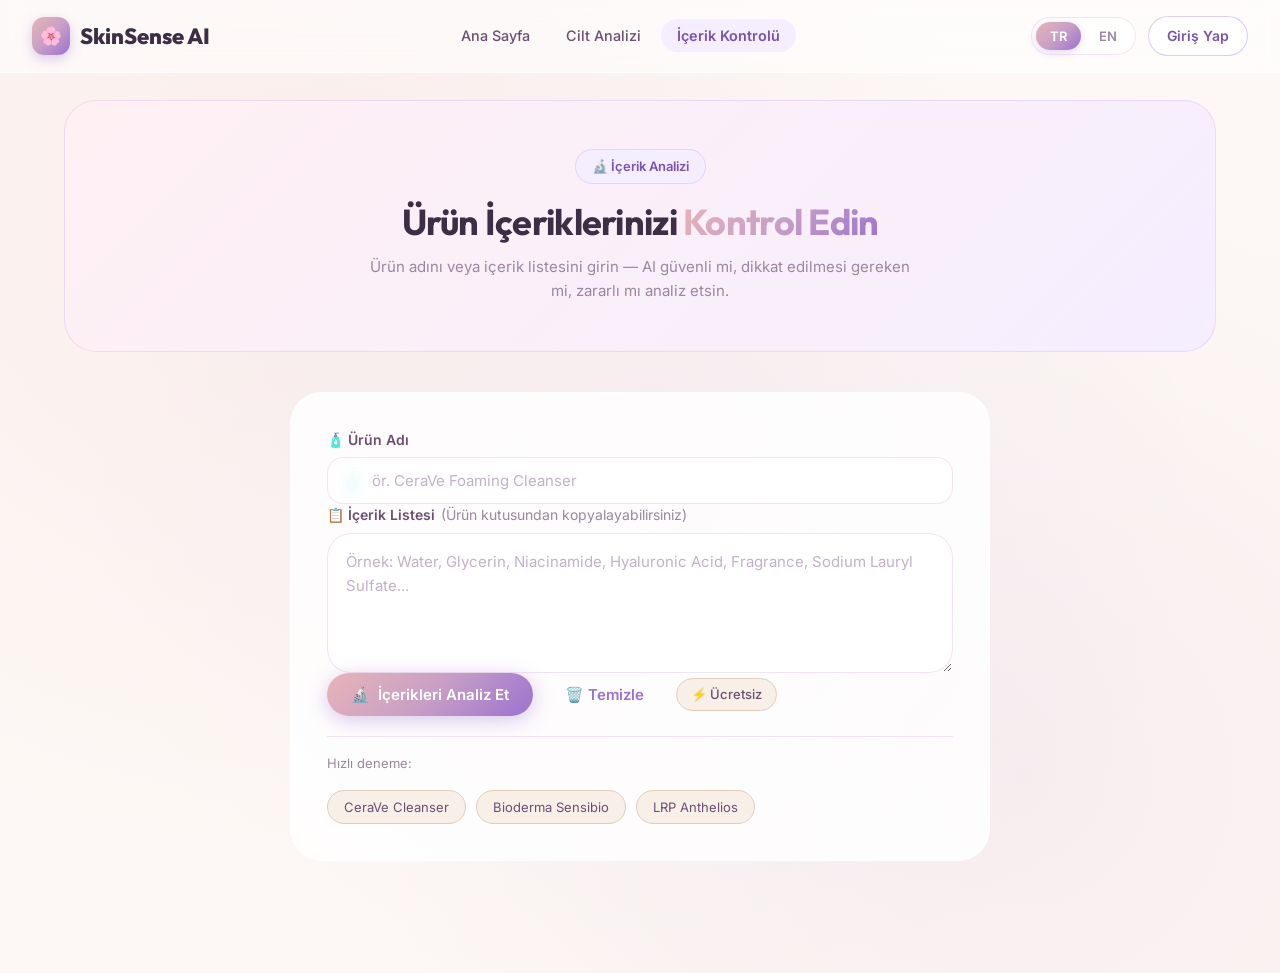
<file: frontend/ingredient-check.html>
<!DOCTYPE html>
<html lang="tr">
<head>
  <meta charset="UTF-8" />
  <meta name="viewport" content="width=device-width, initial-scale=1.0" />
  <title>İçerik Kontrolü — SkinSense AI</title>
  <link rel="stylesheet" href="css/main.css" />
  <style>
    .ingredient-page { padding: 100px 0 80px; min-height: 100vh; }

    .ing-hero {
      background: linear-gradient(135deg, var(--pink-50) 0%, var(--purple-50) 100%);
      border: 1px solid var(--border-color);
      border-radius: var(--radius-xl);
      padding: 48px;
      text-align: center;
      margin-bottom: 40px;
    }

    .ing-input-area {
      max-width: 700px;
      margin: 0 auto;
    }

    .ing-form-card {
      background: var(--glass-bg-strong);
      border: 1px solid var(--glass-border);
      border-radius: var(--radius-xl);
      padding: 36px;
      margin-bottom: 32px;
    }

    .ing-textarea {
      width: 100%;
      min-height: 140px;
      padding: 16px 18px;
      background: white;
      border: 1.5px solid var(--border-color);
      border-radius: var(--radius-lg);
      color: var(--text-primary);
      font-size: 0.9375rem;
      font-family: inherit;
      resize: vertical;
      transition: all var(--transition-base);
      line-height: 1.6;
    }

    .ing-textarea:focus {
      border-color: var(--purple-400);
      box-shadow: 0 0 0 3px rgba(155,114,207,0.15);
      outline: none;
    }

    .ing-textarea::placeholder { color: var(--text-light); }

    /* Result */
    .result-container { display: none; }
    .result-container.show { display: block; animation: slideUp 0.4s ease both; }

    /* Score Card */
    .score-card {
      background: var(--glass-bg-strong);
      border: 1px solid var(--glass-border);
      border-radius: var(--radius-xl);
      padding: 36px;
      display: flex;
      align-items: center;
      gap: 36px;
      margin-bottom: 28px;
    }

    .score-circle {
      width: 130px;
      height: 130px;
      border-radius: 50%;
      display: flex;
      flex-direction: column;
      align-items: center;
      justify-content: center;
      flex-shrink: 0;
      position: relative;
    }

    .score-circle-num {
      font-family: 'Outfit',sans-serif;
      font-size: 2.5rem;
      font-weight: 900;
      line-height: 1;
    }

    .score-circle-label {
      font-size: 0.75rem;
      font-weight: 600;
      margin-top: 2px;
    }

    .score-good { background: linear-gradient(135deg,#E8F9F0,#C6F4E0); border: 2px solid #1CA765; }
    .score-good .score-circle-num { color: #1CA765; }
    .score-good .score-circle-label { color: #1CA765; }

    .score-medium { background: linear-gradient(135deg,#FFF7E8,#FEECC4); border: 2px solid #E6920A; }
    .score-medium .score-circle-num { color: #E6920A; }
    .score-medium .score-circle-label { color: #E6920A; }

    .score-bad { background: linear-gradient(135deg,#FFF0F2,#FFD6DC); border: 2px solid #E8495A; }
    .score-bad .score-circle-num { color: #E8495A; }
    .score-bad .score-circle-label { color: #E8495A; }

    .score-info { flex: 1; }
    .score-verdict {
      font-family: 'Outfit',sans-serif;
      font-size: 1.5rem;
      font-weight: 800;
      color: var(--text-primary);
      margin-bottom: 8px;
    }
    .score-summary { color: var(--text-secondary); line-height: 1.6; font-size: 0.9375rem; }

    /* Ingredient Lists */
    .ing-sections { display: grid; grid-template-columns: 1fr 1fr 1fr; gap: 20px; margin-bottom: 28px; }

    .ing-section {
      background: var(--glass-bg-strong);
      border: 1px solid var(--glass-border);
      border-radius: var(--radius-xl);
      padding: 24px;
    }

    .ing-section-header {
      display: flex;
      align-items: center;
      gap: 8px;
      margin-bottom: 16px;
      padding-bottom: 12px;
      border-bottom: 1px solid var(--border-color);
    }

    .ing-section-icon { font-size: 1.25rem; }
    .ing-section-title { font-size: 0.9375rem; font-weight: 700; }

    .ing-item {
      display: flex;
      align-items: flex-start;
      gap: 10px;
      padding: 10px 0;
      border-bottom: 1px solid var(--beige-200);
    }

    .ing-item:last-child { border-bottom: none; }
    .ing-item-icon { font-size: 1rem; flex-shrink: 0; margin-top: 1px; }
    .ing-item-name { font-size: 0.875rem; font-weight: 600; color: var(--text-primary); }
    .ing-item-desc { font-size: 0.8125rem; color: var(--text-muted); margin-top: 2px; }

    .ing-empty { color: var(--text-muted); font-size: 0.875rem; text-align: center; padding: 20px; }

    /* Compatibility & Recommendation */
    .compat-card {
      background: linear-gradient(135deg, var(--pink-50), var(--purple-50));
      border: 1px solid var(--border-color);
      border-radius: var(--radius-xl);
      padding: 28px;
      display: grid;
      grid-template-columns: 1fr 1fr;
      gap: 24px;
    }

    .compat-item h4 { font-size: 0.875rem; font-weight: 700; color: var(--text-secondary); margin-bottom: 8px; text-transform: uppercase; letter-spacing: 0.05em; }
    .compat-item p { font-size: 0.9375rem; color: var(--text-primary); line-height: 1.6; }

    /* History chips */
    .ing-history {
      display: flex;
      gap: 10px;
      flex-wrap: wrap;
      margin-top: 16px;
    }

    .ing-history-chip {
      padding: 6px 16px;
      background: var(--beige-200);
      border: 1px solid var(--beige-400);
      border-radius: var(--radius-full);
      font-size: 0.8125rem;
      color: var(--text-secondary);
      cursor: pointer;
      transition: all var(--transition-fast);
    }

    .ing-history-chip:hover {
      background: var(--purple-50);
      border-color: var(--purple-400);
      color: var(--purple-600);
    }

    /* Loading */
    .ing-analyzing {
      display: none;
      text-align: center;
      padding: 48px;
    }

    .ing-analyzing.show { display: block; }

    @media (max-width: 768px) {
      .ing-sections { grid-template-columns: 1fr; }
      .compat-card { grid-template-columns: 1fr; }
      .score-card { flex-direction: column; text-align: center; }
    }
  </style>
</head>
<body>
  <nav class="navbar">
    <a href="index.html" class="nav-logo">
      <div class="nav-logo-icon">🌸</div>
      SkinSense AI
    </a>
    <ul class="nav-links">
      <li><a href="index.html" class="nav-link">Ana Sayfa</a></li>
      <li><a href="analysis.html" class="nav-link">Cilt Analizi</a></li>
      <li><a href="ingredient-check.html" class="nav-link active">İçerik Kontrolü</a></li>
      <li class="auth-only"><a href="dashboard.html" class="nav-link">Panelim</a></li>
    </ul>
    <div class="nav-actions">
      <div class="lang-toggle">
        <button class="lang-btn active" data-lang="tr">TR</button>
        <button class="lang-btn" data-lang="en">EN</button>
      </div>
      <div class="guest-only flex gap-2">
        <a href="auth.html" class="btn btn-secondary btn-sm">Giriş Yap</a>
      </div>
      <div class="auth-only avatar-menu">
        <button class="avatar-btn" id="avatarBtn">?</button>
        <div class="avatar-dropdown">
          <div class="dropdown-item" onclick="window.location.href='dashboard.html'"><span>📊</span> Panelim</div>
          <div class="dropdown-item" onclick="window.location.href='profile.html'"><span>👤</span> Profilim</div>
          <div class="dropdown-item" onclick="window.location.href='history.html'"><span>📅</span> Geçmiş</div>
          <div class="dropdown-divider"></div>
          <div class="dropdown-item danger" onclick="Auth.logout()"><span>🚪</span> Çıkış</div>
        </div>
      </div>
    </div>
  </nav>

  <div class="ingredient-page">
    <div class="container">
      <!-- Hero -->
      <div class="ing-hero stagger-1">
        <div class="section-badge">🔬 İçerik Analizi</div>
        <h1 class="heading-1" style="margin-bottom:12px;">Ürün İçeriklerinizi <span class="gradient-text">Kontrol Edin</span></h1>
        <p class="body-md" style="color:var(--text-muted);max-width:540px;margin:0 auto;">
          Ürün adını veya içerik listesini girin — AI güvenli mi, dikkat edilmesi gereken mi, zararlı mı analiz etsin.
        </p>
      </div>

      <div class="ing-input-area">
        <!-- Form -->
        <div class="ing-form-card stagger-2">
          <div class="form-stack">
            <div class="form-group">
              <label class="form-label">🧴 Ürün Adı</label>
              <div class="input-wrapper">
                <span class="input-icon">🧴</span>
                <input type="text" class="form-input" id="productNameInput" placeholder="ör. CeraVe Foaming Cleanser" />
              </div>
            </div>

            <div class="form-group">
              <label class="form-label">📋 İçerik Listesi <span style="color:var(--text-muted);font-weight:400;">(Ürün kutusundan kopyalayabilirsiniz)</span></label>
              <textarea class="ing-textarea" id="ingredientsInput" placeholder="Örnek: Water, Glycerin, Niacinamide, Hyaluronic Acid, Fragrance, Sodium Lauryl Sulfate..."></textarea>
            </div>

            <div style="display:flex;gap:12px;align-items:center;flex-wrap:wrap;">
              <button class="btn btn-primary" onclick="analyzeIngredients()" id="analyzeBtn">
                <span>🔬</span>
                İçerikleri Analiz Et
              </button>
              <button class="btn btn-ghost" onclick="clearForm()">
                🗑️ Temizle
              </button>
              <span class="chip chip-beige">⚡ Ücretsiz</span>
            </div>
          </div>

          <!-- Örnek -->
          <div style="margin-top:20px;padding-top:16px;border-top:1px solid var(--border-color);">
            <p style="font-size:0.8125rem;color:var(--text-muted);margin-bottom:10px;">Hızlı deneme:</p>
            <div class="ing-history">
              <span class="ing-history-chip" onclick="fillExample('CeraVe Foaming Cleanser', 'Water, Glycerin, Hyaluronic Acid, Niacinamide, Ceramide NP, Fragrance, Sodium Lauryl Sulfate, Cocamidopropyl Betaine')">CeraVe Cleanser</span>
              <span class="ing-history-chip" onclick="fillExample('Bioderma Sensibio H2O', 'Aqua, PEG-6 Caprylic/Capric Glycerides, Fructooligosaccharides, Mannitol, Xylitol, Rhamnose, Cucumis Sativus Extract')">Bioderma Sensibio</span>
              <span class="ing-history-chip" onclick="fillExample('La Roche-Posay Anthelios', 'Aqua, Homosalate, Octocrylene, Butyl Methoxydibenzoylmethane, Glycerin, Titanium Dioxide, Oxybenzone')">LRP Anthelios</span>
            </div>
          </div>
        </div>

        <!-- Analyzing -->
        <div class="ing-analyzing" id="ingAnalyzing">
          <div class="ai-pulse-ring" style="width:90px;height:90px;font-size:2.25rem;margin:0 auto 20px;">🧪</div>
          <h3 class="heading-3" style="margin-bottom:8px;">İçerikler Analiz Ediliyor</h3>
          <p style="color:var(--text-muted);">AI her içeriği değerlendiriyor...</p>
        </div>

        <!-- Sonuç -->
        <div class="result-container" id="resultContainer">
          <!-- Score -->
          <div class="score-card stagger-1">
            <div class="score-circle" id="scoreCircle">
              <span class="score-circle-num" id="scoreNum">—</span>
              <span class="score-circle-label">/ 100</span>
            </div>
            <div class="score-info">
              <div class="score-verdict" id="verdictText">—</div>
              <p class="score-summary" id="summaryText">—</p>
              <span class="metric-badge" id="verdictBadge" style="margin-top:12px;display:inline-flex;">—</span>
            </div>
          </div>

          <!-- İçerik Grupları -->
          <div class="ing-sections stagger-2">
            <div class="ing-section">
              <div class="ing-section-header">
                <span class="ing-section-icon">✅</span>
                <span class="ing-section-title" style="color:#1CA765;">Güvenli İçerikler</span>
              </div>
              <div id="safeList"></div>
            </div>

            <div class="ing-section">
              <div class="ing-section-header">
                <span class="ing-section-icon">⚠️</span>
                <span class="ing-section-title" style="color:#E6920A;">Dikkat Gerektiren</span>
              </div>
              <div id="cautionList"></div>
            </div>

            <div class="ing-section">
              <div class="ing-section-header">
                <span class="ing-section-icon">❌</span>
                <span class="ing-section-title" style="color:#E8495A;">Zararlı Olabilir</span>
              </div>
              <div id="harmfulList"></div>
            </div>
          </div>

          <!-- Uyumluluk -->
          <div class="compat-card stagger-3">
            <div class="compat-item">
              <h4>🎯 Cilt Uyumluluğu</h4>
              <p id="skinCompatText">—</p>
            </div>
            <div class="compat-item">
              <h4>💡 Öneri</h4>
              <p id="recommendationText">—</p>
            </div>
          </div>

          <!-- Yeni analiz CTA -->
          <div style="text-align:center;margin-top:24px;">
            <button class="btn btn-secondary" onclick="clearForm()">🔄 Yeni Ürün Analiz Et</button>
          </div>
        </div>
      </div>
    </div>
  </div>

  <script src="js/api.js"></script>
  <script>
    function fillExample(name, ingredients) {
      document.getElementById('productNameInput').value = name;
      document.getElementById('ingredientsInput').value = ingredients;
    }

    function clearForm() {
      document.getElementById('productNameInput').value = '';
      document.getElementById('ingredientsInput').value = '';
      document.getElementById('resultContainer').classList.remove('show');
      document.getElementById('ingAnalyzing').classList.remove('show');
    }

    async function analyzeIngredients() {
      const name = document.getElementById('productNameInput').value.trim() || 'Bilinmeyen Ürün';
      const ingredients = document.getElementById('ingredientsInput').value.trim();

      if (!ingredients) {
        showToast('Lütfen içerik listesini girin.', 'warning');
        return;
      }

      const btn = document.getElementById('analyzeBtn');
      btn.disabled = true;
      btn.innerHTML = '<span class="spinner spinner-sm"></span> Analiz ediliyor...';

      document.getElementById('resultContainer').classList.remove('show');
      document.getElementById('ingAnalyzing').classList.add('show');

      try {
        const data = await IngredientsAPI.analyze(name, ingredients);
        renderResult(data.analysis);
      } catch (err) {
        showToast(err.message || 'Analiz başarısız.', 'error');
      }

      document.getElementById('ingAnalyzing').classList.remove('show');
      btn.disabled = false;
      btn.innerHTML = '<span>🔬</span> İçerikleri Analiz Et';
    }

    function renderResult(result) {
      const score = result.overall_score || 0;

      // Score circle
      const circle = document.getElementById('scoreCircle');
      document.getElementById('scoreNum').textContent = score;

      circle.className = 'score-circle';
      let badgeClass = 'badge-good';
      if (score >= 70) {
        circle.classList.add('score-good');
        badgeClass = 'badge-good';
      } else if (score >= 40) {
        circle.classList.add('score-medium');
        badgeClass = 'badge-medium';
      } else {
        circle.classList.add('score-bad');
        badgeClass = 'badge-concern';
      }

      document.getElementById('verdictText').textContent = result.overall_verdict || '—';
      document.getElementById('summaryText').textContent = result.summary || '';
      const badge = document.getElementById('verdictBadge');
      badge.textContent = result.overall_verdict || '';
      badge.className = `metric-badge ${badgeClass}`;

      // Lists
      renderIngList('safeList', result.safe_ingredients || [], 'benefit');
      renderIngList('cautionList', result.caution_ingredients || [], 'concern');
      renderIngList('harmfulList', result.harmful_ingredients || [], 'reason');

      document.getElementById('skinCompatText').textContent = result.skin_compatibility || '—';
      document.getElementById('recommendationText').textContent = result.recommendation || '—';

      document.getElementById('resultContainer').classList.add('show');
      document.getElementById('resultContainer').scrollIntoView({ behavior: 'smooth', block: 'start' });
    }

    function renderIngList(containerId, items, descKey) {
      const container = document.getElementById(containerId);
      if (!items.length) {
        container.innerHTML = '<div class="ing-empty">Bulunan içerik yok ✓</div>';
        return;
      }
      container.innerHTML = items.map(item => `
        <div class="ing-item">
          <span class="ing-item-icon">${item.icon || '•'}</span>
          <div>
            <div class="ing-item-name">${item.name}</div>
            <div class="ing-item-desc">${item[descKey] || ''}</div>
          </div>
        </div>
      `).join('');
    }
  </script>
</body>
</html>
</file>
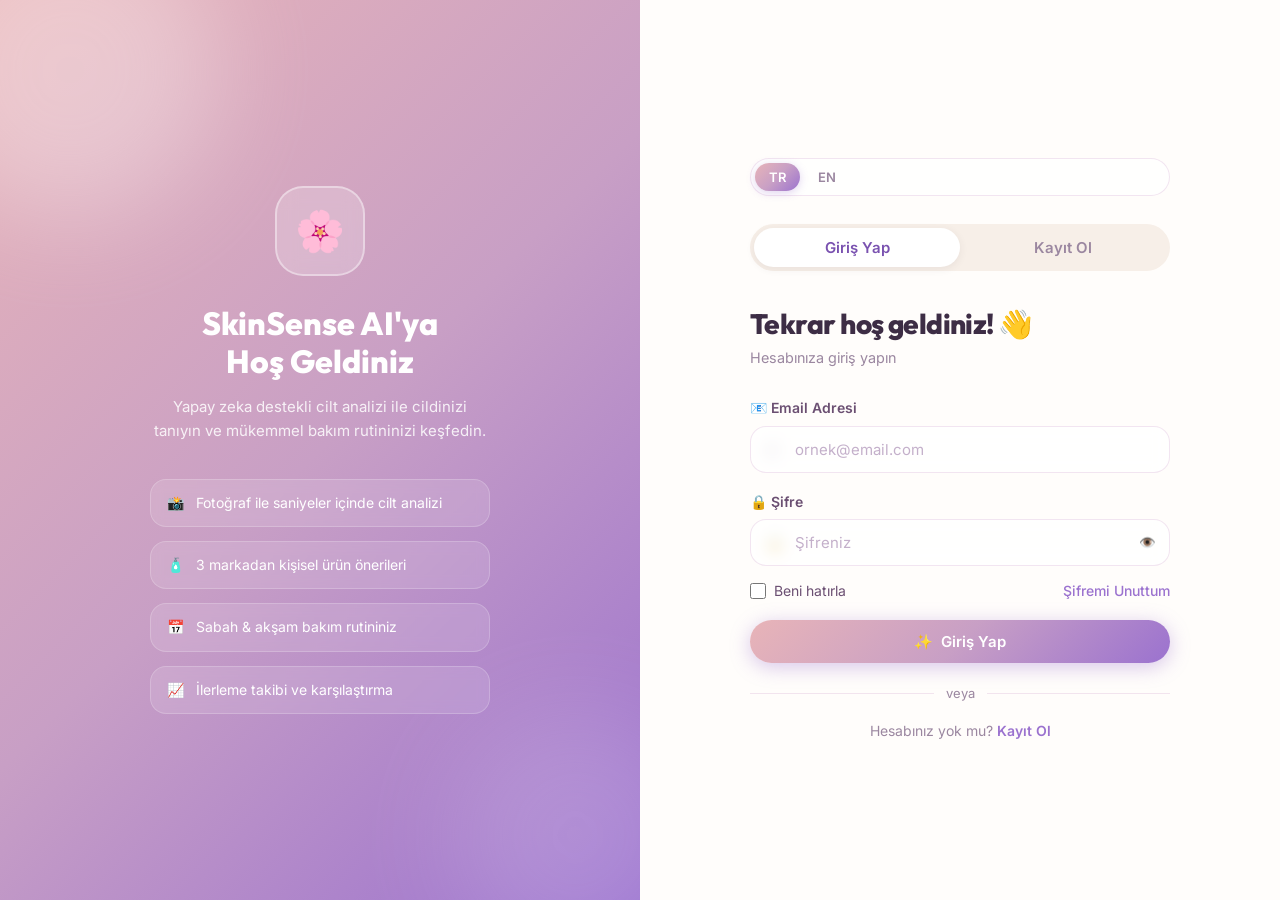
<file: frontend/profile.html>
<!DOCTYPE html>
<html lang="tr">
<head>
  <meta charset="UTF-8" />
  <meta name="viewport" content="width=device-width, initial-scale=1.0" />
  <title>SkinSense AI — Profilim</title>
  <link rel="stylesheet" href="css/main.css" />
  <style>
    /* Profil Sayfası Özel Stiller */
    .profile-container {
      max-width: 600px;
      margin: 120px auto 60px;
      padding: 0 20px;
    }
    
    .profile-card {
      background: var(--surface);
      border-radius: 20px;
      padding: 40px;
      box-shadow: 0 10px 30px rgba(0,0,0,0.05);
      border: 1px solid rgba(155, 114, 207, 0.1);
    }
    
    .profile-header {
      display: flex;
      flex-direction: column;
      align-items: center;
      margin-bottom: 30px;
      text-align: center;
    }
    
    .avatar-wrapper {
      position: relative;
      margin-bottom: 20px;
    }
    
    .profile-avatar {
      width: 120px;
      height: 120px;
      border-radius: 50%;
      object-fit: cover;
      border: 4px solid var(--primary-light);
      background: var(--bg-color);
      display: flex;
      align-items: center;
      justify-content: center;
      font-size: 3rem;
      color: var(--primary-dark);
      overflow: hidden;
    }

    .profile-avatar img {
      width: 100%;
      height: 100%;
      object-fit: cover;
    }
    
    .avatar-upload-btn {
      position: absolute;
      bottom: 0;
      right: 0;
      background: var(--primary-dark);
      color: white;
      width: 36px;
      height: 36px;
      border-radius: 50%;
      display: flex;
      align-items: center;
      justify-content: center;
      cursor: pointer;
      border: 2px solid var(--surface);
      transition: transform 0.2s ease;
    }
    
    .avatar-upload-btn:hover {
      transform: scale(1.1);
    }
    
    .avatar-upload-btn input {
      display: none;
    }

    .profile-name {
      font-size: 1.5rem;
      font-weight: 700;
      color: var(--text-color);
      margin-bottom: 5px;
    }
    
    .profile-email {
      color: var(--text-light);
      font-size: 0.95rem;
    }
    
    .form-row {
      margin-bottom: 20px;
    }
    
    .form-actions {
      margin-top: 30px;
      display: flex;
      justify-content: flex-end;
    }
  </style>
</head>
<body>

  <!-- NAVBAR -->
  <nav class="navbar">
    <div class="nav-container">
      <a href="index.html" class="logo">✨ SkinSense<span style="color:var(--primary-dark)">AI</span></a>
      <div class="nav-links">
        <a href="dashboard.html" class="nav-link auth-only" data-i18n="nav.dashboard">Panelim</a>
        <a href="analysis.html" class="nav-link auth-only" data-i18n="nav.analysis">Cilt Analizi</a>
        <a href="history.html" class="nav-link auth-only" data-i18n="nav.history">Geçmiş</a>
        
        <div class="user-menu auth-only">
          <div class="avatar-btn">?</div>
          <div class="avatar-dropdown">
            <div class="dropdown-header">
              <span class="user-name">Kullanıcı</span>
            </div>
            <a href="profile.html" class="dropdown-item">👤 Profilim</a>
            <div class="dropdown-divider"></div>
            <a href="#" class="dropdown-item text-danger" onclick="Auth.logout()">🚪 Çıkış Yap</a>
          </div>
        </div>
      </div>
    </div>
  </nav>

  <!-- MAIN CONTENT -->
  <main class="profile-container">
    <div class="profile-card">
      
      <div class="profile-header">
        <div class="avatar-wrapper">
          <div class="profile-avatar" id="avatarDisplay">
            <!-- Resim veya baş harf buraya gelecek -->
          </div>
          <label class="avatar-upload-btn" title="Fotoğraf Değiştir">
            📷
            <input type="file" id="avatarInput" accept="image/png, image/jpeg, image/jpg, image/webp" onchange="handleAvatarChange(event)">
          </label>
        </div>
        <h2 class="profile-name" id="display-name">Kullanıcı Adı</h2>
        <p class="profile-email" id="display-email">email@ornek.com</p>
      </div>

      <form id="profileForm" class="form-stack" onsubmit="handleProfileUpdate(event)">
        <!-- CSRF Token (Güvenlik için) -->
        <input type="hidden" name="csrf_token" class="csrf-input" value="">

        <div class="form-row">
          <label class="form-label">👤 Ad Soyad</label>
          <div class="input-wrapper">
            <input type="text" id="nameInput" class="form-input" required>
          </div>
        </div>

        <div class="form-row">
          <label class="form-label">🌍 Dil Tercihi</label>
          <div class="input-wrapper">
            <select id="langInput" class="form-input">
              <option value="tr">Türkçe</option>
              <option value="en">English</option>
            </select>
          </div>
        </div>
        
        <div class="form-row">
          <label class="form-label">🧬 Cilt Tipiniz (Otomatik belirlenir)</label>
          <div class="input-wrapper">
            <input type="text" id="skinTypeInput" class="form-input" disabled placeholder="Henüz analiz yapılmadı">
          </div>
        </div>

        <div class="form-actions">
          <button type="submit" class="btn btn-primary" id="saveBtn">💾 Kaydet</button>
        </div>
      </form>
      
    </div>
  </main>

  <script src="js/api.js"></script>
  <script>
    // Kullanıcı kontrolü
    if (!Auth.isLoggedIn()) {
      window.location.href = 'auth.html';
    }

    // Sayfa yüklendiğinde mevcut bilgileri doldur
    async function loadProfile() {
      try {
        const data = await AuthAPI.me();
        const user = data.user;
        
        document.getElementById('display-name').textContent = user.name;
        document.getElementById('display-email').textContent = user.email;
        
        document.getElementById('nameInput').value = user.name;
        document.getElementById('langInput').value = user.preferred_language || 'tr';
        if (user.skin_type) {
          document.getElementById('skinTypeInput').value = user.skin_type;
        }

        // Avatar gösterimi
        const avatarDisplay = document.getElementById('avatarDisplay');
        if (user.avatar) {
          avatarDisplay.innerHTML = `<img src="http://localhost:5000${user.avatar}" alt="Avatar">`;
        } else {
          avatarDisplay.textContent = user.name.charAt(0).toUpperCase();
        }

        Auth.setUser(user); // LocalStorage güncelle
        initNavbar(); // Navbar avatarını güncelle
      } catch (err) {
        showToast('Profil bilgileri alınamadı.', 'error');
      }
    }

    // Avatar yükleme işlemi
    async function handleAvatarChange(event) {
      const file = event.target.files[0];
      if (!file) return;

      if (file.size > 5 * 1024 * 1024) {
        showToast('Dosya boyutu 5MB altında olmalıdır.', 'error');
        return;
      }

      // Geçici önizleme
      const avatarDisplay = document.getElementById('avatarDisplay');
      const reader = new FileReader();
      reader.onload = (e) => {
        avatarDisplay.innerHTML = `<img src="${e.target.result}" style="opacity: 0.5">`;
      };
      reader.readAsDataURL(file);

      try {
        showToast('Fotoğraf yükleniyor...', 'info');
        const res = await AuthAPI.uploadAvatar(file);
        showToast(res.message, 'success');
        
        // Gerçek fotoğrafı göster
        avatarDisplay.innerHTML = `<img src="http://localhost:5000${res.avatar_url}" alt="Avatar">`;
        initNavbar();
      } catch (err) {
        showToast(err.message || 'Yükleme başarısız.', 'error');
        loadProfile(); // Hata varsa eski haline dön
      }
    }

    // Profil güncelleme (İsim, Dil)
    async function handleProfileUpdate(event) {
      event.preventDefault();
      
      const name = document.getElementById('nameInput').value.trim();
      const lang = document.getElementById('langInput').value;
      const saveBtn = document.getElementById('saveBtn');

      if (!name) return;

      try {
        saveBtn.disabled = true;
        saveBtn.textContent = 'Kaydediliyor...';

        const res = await AuthAPI.updateProfile({ name, preferred_language: lang });
        showToast('Profil başarıyla güncellendi.', 'success');
        
        document.getElementById('display-name').textContent = res.user.name;
        i18n.setLang(lang); // Dili anında değiştir
        initNavbar();
      } catch (err) {
        showToast(err.message || 'Güncelleme başarısız.', 'error');
      } finally {
        saveBtn.disabled = false;
        saveBtn.textContent = '💾 Kaydet';
      }
    }

    document.addEventListener('DOMContentLoaded', loadProfile);
  </script>
</body>
</html>
</file>
<file: frontend/css/main.css>
/* ============================================
   SkinSense AI — Ana Tasarım Sistemi
   Tema: Açık | Bej + Toz Pembe + Lila/Mor
   ============================================ */

@import url('https://fonts.googleapis.com/css2?family=Outfit:wght@300;400;500;600;700;800;900&family=Inter:wght@300;400;500;600&display=swap');

/* ── Renk Değişkenleri ─────────────────────── */
:root {
  /* Ana Renkler */
  --pink-50:  #FFF0F3;
  --pink-100: #FFD6E0;
  --pink-200: #FBB6C8;
  --pink-300: #F590AA;
  --pink-400: #ED6B8E;
  --pink-500: #E8B4B8;   /* Toz Pembe (Ana) */
  --pink-600: #D4899E;

  /* Lila/Mor */
  --purple-50:  #F5EEFF;
  --purple-100: #E8D5FF;
  --purple-200: #D0AAFF;
  --purple-300: #B87FE8;
  --purple-400: #A060D8;
  --purple-500: #9B72CF;   /* Ana Mor */
  --purple-600: #7A52B0;
  --purple-700: #5C3890;

  /* Bej / Krem */
  --beige-50:  #FFFDFB;
  --beige-100: #FDF8F5;   /* Ana Arka Plan */
  --beige-200: #F7EFE8;
  --beige-300: #EFE0D2;
  --beige-400: #E2CCBB;
  --beige-500: #D4B89A;

  /* Pembe-Mor Geçiş */
  --rose-500: #CB99A7;
  --mauve-500: #C89FC5;

  /* Nötr */
  --text-primary: #3D2D45;    /* Koyu mor-kahve */
  --text-secondary: #6B4F72;  /* Orta mor */
  --text-muted: #9B87A0;      /* Açık mor */
  --text-light: #C4B0CA;

  /* UI */
  --border-color: rgba(203, 153, 197, 0.25);
  --border-strong: rgba(155, 114, 207, 0.35);
  --shadow-pink: 0 4px 24px rgba(232, 180, 184, 0.35);
  --shadow-purple: 0 4px 24px rgba(155, 114, 207, 0.25);
  --shadow-sm: 0 2px 8px rgba(61, 45, 69, 0.08);
  --shadow-md: 0 8px 32px rgba(61, 45, 69, 0.12);
  --shadow-lg: 0 16px 48px rgba(61, 45, 69, 0.16);

  /* Glassmorphism */
  --glass-bg: rgba(255, 255, 255, 0.55);
  --glass-bg-strong: rgba(255, 255, 255, 0.80);
  --glass-border: rgba(255, 255, 255, 0.65);
  --glass-blur: blur(16px);

  /* Gradyanlar */
  --grad-pink: linear-gradient(135deg, #F4C2C6 0%, #E8B4B8 50%, #D9A0B8 100%);
  --grad-purple: linear-gradient(135deg, #C89FC5 0%, #9B72CF 100%);
  --grad-hero: linear-gradient(135deg, #FDF8F5 0%, #F5EEFF 50%, #FFF0F3 100%);
  --grad-card: linear-gradient(145deg, rgba(255,255,255,0.9) 0%, rgba(253,248,245,0.7) 100%);
  --grad-pink-purple: linear-gradient(135deg, #E8B4B8 0%, #C89FC5 50%, #9B72CF 100%);
  --grad-soft: linear-gradient(135deg, #FFF0F3 0%, #F5EEFF 100%);

  /* Boyutlar */
  --radius-sm: 10px;
  --radius-md: 16px;
  --radius-lg: 24px;
  --radius-xl: 32px;
  --radius-full: 9999px;

  /* Geçişler */
  --transition-fast: 0.15s cubic-bezier(0.4, 0, 0.2, 1);
  --transition-base: 0.25s cubic-bezier(0.4, 0, 0.2, 1);
  --transition-slow: 0.45s cubic-bezier(0.4, 0, 0.2, 1);
  --transition-bounce: 0.4s cubic-bezier(0.34, 1.56, 0.64, 1);
}

/* ── Reset & Base ──────────────────────────── */
*, *::before, *::after {
  box-sizing: border-box;
  margin: 0;
  padding: 0;
}

html {
  scroll-behavior: smooth;
  -webkit-font-smoothing: antialiased;
}

body {
  font-family: 'Inter', sans-serif;
  background: var(--beige-100);
  color: var(--text-primary);
  line-height: 1.6;
  min-height: 100vh;
  background-image:
    radial-gradient(circle at 20% 20%, rgba(232,180,184,0.15) 0%, transparent 50%),
    radial-gradient(circle at 80% 80%, rgba(200,159,197,0.12) 0%, transparent 50%),
    radial-gradient(circle at 50% 50%, rgba(155,114,207,0.06) 0%, transparent 70%);
}

h1, h2, h3, h4, h5, h6 {
  font-family: 'Outfit', sans-serif;
  color: var(--text-primary);
  line-height: 1.2;
  letter-spacing: -0.02em;
}

a { color: inherit; text-decoration: none; }
button { cursor: pointer; border: none; outline: none; font-family: inherit; }
input, textarea { font-family: inherit; outline: none; }
img { max-width: 100%; display: block; }

/* ── Tipografi ─────────────────────────────── */
.display-1 { font-size: clamp(2.5rem, 5vw, 4rem); font-weight: 800; }
.display-2 { font-size: clamp(2rem, 4vw, 3rem); font-weight: 700; }
.heading-1 { font-size: clamp(1.5rem, 3vw, 2.25rem); font-weight: 700; }
.heading-2 { font-size: clamp(1.25rem, 2.5vw, 1.75rem); font-weight: 600; }
.heading-3 { font-size: 1.25rem; font-weight: 600; }
.body-lg { font-size: 1.0625rem; line-height: 1.7; }
.body-md { font-size: 0.9375rem; line-height: 1.6; }
.body-sm { font-size: 0.8125rem; }
.caption { font-size: 0.75rem; color: var(--text-muted); }

.gradient-text {
  background: var(--grad-pink-purple);
  -webkit-background-clip: text;
  -webkit-text-fill-color: transparent;
  background-clip: text;
}

/* ── Butonlar ──────────────────────────────── */
.btn {
  display: inline-flex;
  align-items: center;
  gap: 8px;
  padding: 12px 24px;
  border-radius: var(--radius-full);
  font-size: 0.9375rem;
  font-weight: 600;
  transition: all var(--transition-bounce);
  position: relative;
  overflow: hidden;
  white-space: nowrap;
}

.btn::before {
  content: '';
  position: absolute;
  inset: 0;
  background: rgba(255,255,255,0.2);
  opacity: 0;
  transition: opacity var(--transition-fast);
}

.btn:hover::before { opacity: 1; }
.btn:active { transform: scale(0.97); }

.btn-primary {
  background: var(--grad-pink-purple);
  color: white;
  box-shadow: 0 4px 20px rgba(155,114,207,0.4);
}
.btn-primary:hover {
  box-shadow: 0 8px 30px rgba(155,114,207,0.55);
  transform: translateY(-2px);
}

.btn-secondary {
  background: var(--glass-bg-strong);
  color: var(--purple-600);
  border: 1.5px solid var(--border-strong);
  backdrop-filter: var(--glass-blur);
}
.btn-secondary:hover {
  background: var(--purple-50);
  border-color: var(--purple-400);
  transform: translateY(-2px);
  box-shadow: var(--shadow-purple);
}

.btn-pink {
  background: var(--grad-pink);
  color: white;
  box-shadow: var(--shadow-pink);
}
.btn-pink:hover {
  box-shadow: 0 8px 28px rgba(232,180,184,0.55);
  transform: translateY(-2px);
}

.btn-ghost {
  background: transparent;
  color: var(--purple-500);
  padding: 10px 20px;
}
.btn-ghost:hover {
  background: var(--purple-50);
}

.btn-sm { padding: 8px 18px; font-size: 0.875rem; }
.btn-lg { padding: 16px 36px; font-size: 1.0625rem; }
.btn-icon { width: 44px; height: 44px; padding: 0; border-radius: var(--radius-md); justify-content: center; }

/* ── Kartlar ───────────────────────────────── */
.card {
  background: var(--glass-bg-strong);
  border: 1px solid var(--glass-border);
  border-radius: var(--radius-lg);
  backdrop-filter: var(--glass-blur);
  box-shadow: var(--shadow-sm);
  transition: all var(--transition-base);
}

.card:hover {
  box-shadow: var(--shadow-md);
  transform: translateY(-3px);
}

.card-pink {
  background: linear-gradient(145deg, rgba(255,240,243,0.9), rgba(255,255,255,0.8));
  border-color: rgba(232,180,184,0.4);
}

.card-purple {
  background: linear-gradient(145deg, rgba(245,238,255,0.9), rgba(255,255,255,0.8));
  border-color: rgba(155,114,207,0.3);
}

.card-beige {
  background: linear-gradient(145deg, rgba(253,248,245,0.95), rgba(255,255,255,0.9));
  border-color: rgba(212,184,154,0.3);
}

/* ── Form Elemanları ───────────────────────── */
.form-group {
  display: flex;
  flex-direction: column;
  gap: 6px;
}

.form-label {
  font-size: 0.875rem;
  font-weight: 600;
  color: var(--text-secondary);
  display: flex;
  align-items: center;
  gap: 6px;
}

.form-input {
  width: 100%;
  padding: 13px 18px;
  background: var(--glass-bg-strong);
  border: 1.5px solid var(--border-color);
  border-radius: var(--radius-md);
  color: var(--text-primary);
  font-size: 0.9375rem;
  transition: all var(--transition-base);
  backdrop-filter: blur(8px);
}

.form-input:focus {
  border-color: var(--purple-400);
  box-shadow: 0 0 0 3px rgba(155,114,207,0.15);
  background: white;
}

.form-input::placeholder {
  color: var(--text-light);
}

.form-input.error {
  border-color: #E8495A;
  box-shadow: 0 0 0 3px rgba(232,73,90,0.12);
}

.input-wrapper {
  position: relative;
}

.input-wrapper .input-icon {
  position: absolute;
  left: 14px;
  top: 50%;
  transform: translateY(-50%);
  color: var(--text-muted);
  font-size: 1.1rem;
  pointer-events: none;
}

.input-wrapper .form-input {
  padding-left: 44px;
}

.input-wrapper .input-action {
  position: absolute;
  right: 14px;
  top: 50%;
  transform: translateY(-50%);
  background: none;
  border: none;
  color: var(--text-muted);
  cursor: pointer;
  transition: color var(--transition-fast);
}

.input-wrapper .input-action:hover { color: var(--purple-500); }

/* ── Navigation ────────────────────────────── */
.navbar {
  position: fixed;
  top: 0;
  left: 0;
  right: 0;
  z-index: 100;
  padding: 16px 32px;
  display: flex;
  align-items: center;
  justify-content: space-between;
  background: var(--glass-bg);
  backdrop-filter: var(--glass-blur);
  border-bottom: 1px solid var(--glass-border);
  transition: all var(--transition-base);
}

.navbar.scrolled {
  padding: 12px 32px;
  box-shadow: var(--shadow-sm);
}

.nav-logo {
  display: flex;
  align-items: center;
  gap: 10px;
  font-family: 'Outfit', sans-serif;
  font-size: 1.375rem;
  font-weight: 800;
  color: var(--text-primary);
}

.nav-logo-icon {
  width: 38px;
  height: 38px;
  background: var(--grad-pink-purple);
  border-radius: 12px;
  display: flex;
  align-items: center;
  justify-content: center;
  font-size: 1.1rem;
  box-shadow: 0 4px 12px rgba(155,114,207,0.35);
}

.nav-links {
  display: flex;
  align-items: center;
  gap: 4px;
  list-style: none;
}

.nav-link {
  padding: 8px 16px;
  border-radius: var(--radius-full);
  font-size: 0.9rem;
  font-weight: 500;
  color: var(--text-secondary);
  transition: all var(--transition-fast);
}

.nav-link:hover {
  background: var(--purple-50);
  color: var(--purple-600);
}

.nav-link.active {
  background: var(--purple-50);
  color: var(--purple-600);
  font-weight: 600;
}

.nav-actions {
  display: flex;
  align-items: center;
  gap: 12px;
}

/* Dil Seçici */
.lang-toggle {
  display: flex;
  background: var(--glass-bg-strong);
  border: 1px solid var(--border-color);
  border-radius: var(--radius-full);
  padding: 4px;
  gap: 4px;
}

.lang-btn {
  padding: 6px 14px;
  border-radius: var(--radius-full);
  font-size: 0.8125rem;
  font-weight: 600;
  color: var(--text-muted);
  background: transparent;
  transition: all var(--transition-fast);
}

.lang-btn.active {
  background: var(--grad-pink-purple);
  color: white;
  box-shadow: 0 2px 8px rgba(155,114,207,0.3);
}

/* Avatar menü */
.avatar-menu {
  position: relative;
}

.avatar-btn {
  width: 40px;
  height: 40px;
  border-radius: 50%;
  background: var(--grad-pink-purple);
  display: flex;
  align-items: center;
  justify-content: center;
  color: white;
  font-weight: 700;
  font-size: 0.9rem;
  cursor: pointer;
  border: 2px solid white;
  box-shadow: var(--shadow-pink);
  transition: all var(--transition-bounce);
}

.avatar-btn:hover {
  transform: scale(1.08);
  box-shadow: 0 6px 20px rgba(155,114,207,0.4);
}

.avatar-dropdown {
  position: absolute;
  top: calc(100% + 12px);
  right: 0;
  width: 200px;
  background: var(--glass-bg-strong);
  border: 1px solid var(--glass-border);
  border-radius: var(--radius-lg);
  backdrop-filter: var(--glass-blur);
  box-shadow: var(--shadow-lg);
  padding: 8px;
  display: none;
  animation: dropdownIn 0.2s var(--transition-bounce);
}

.avatar-dropdown.open { display: block; }

.dropdown-item {
  display: flex;
  align-items: center;
  gap: 10px;
  padding: 10px 14px;
  border-radius: var(--radius-md);
  font-size: 0.875rem;
  color: var(--text-secondary);
  transition: all var(--transition-fast);
  cursor: pointer;
}

.dropdown-item:hover {
  background: var(--purple-50);
  color: var(--purple-600);
}

.dropdown-item.danger:hover {
  background: #FFF0F2;
  color: #E8495A;
}

.dropdown-divider {
  height: 1px;
  background: var(--border-color);
  margin: 6px 0;
}

/* ── Progress / Metric Kartları ────────────── */
.metric-card {
  background: var(--glass-bg-strong);
  border: 1px solid var(--glass-border);
  border-radius: var(--radius-lg);
  padding: 20px;
  display: flex;
  flex-direction: column;
  gap: 12px;
  transition: all var(--transition-base);
}

.metric-card:hover {
  box-shadow: var(--shadow-md);
  transform: translateY(-2px);
}

.metric-label {
  font-size: 0.8125rem;
  font-weight: 600;
  color: var(--text-muted);
  text-transform: uppercase;
  letter-spacing: 0.05em;
}

.metric-value {
  font-family: 'Outfit', sans-serif;
  font-size: 2rem;
  font-weight: 800;
  color: var(--text-primary);
  line-height: 1;
}

.metric-badge {
  display: inline-flex;
  align-items: center;
  gap: 4px;
  padding: 4px 12px;
  border-radius: var(--radius-full);
  font-size: 0.75rem;
  font-weight: 600;
}

.badge-good { background: #E8F9F0; color: #1CA765; }
.badge-medium { background: #FFF7E8; color: #E6920A; }
.badge-concern { background: #FFF0F2; color: #E8495A; }
.badge-pink { background: var(--pink-50); color: var(--pink-600); }
.badge-purple { background: var(--purple-50); color: var(--purple-600); }

/* Progress Bar */
.progress-bar {
  width: 100%;
  height: 8px;
  background: var(--beige-300);
  border-radius: var(--radius-full);
  overflow: hidden;
}

.progress-fill {
  height: 100%;
  border-radius: var(--radius-full);
  background: var(--grad-pink-purple);
  transition: width 1.2s cubic-bezier(0.4, 0, 0.2, 1);
  position: relative;
}

.progress-fill::after {
  content: '';
  position: absolute;
  right: 0;
  top: 50%;
  transform: translateY(-50%);
  width: 12px;
  height: 12px;
  background: white;
  border: 2px solid var(--purple-500);
  border-radius: 50%;
  box-shadow: 0 2px 6px rgba(155,114,207,0.4);
}

/* ── Toast Bildirimleri ─────────────────────── */
.toast-container {
  position: fixed;
  top: 20px;
  right: 20px;
  z-index: 9999;
  display: flex;
  flex-direction: column;
  gap: 12px;
}

.toast {
  display: flex;
  align-items: center;
  gap: 12px;
  padding: 14px 20px;
  background: var(--glass-bg-strong);
  border: 1px solid var(--glass-border);
  border-radius: var(--radius-lg);
  backdrop-filter: var(--glass-blur);
  box-shadow: var(--shadow-lg);
  min-width: 280px;
  max-width: 380px;
  animation: toastIn 0.35s var(--transition-bounce);
  transition: all var(--transition-base);
}

.toast.success { border-left: 4px solid #1CA765; }
.toast.error { border-left: 4px solid #E8495A; }
.toast.info { border-left: 4px solid var(--purple-500); }
.toast.warning { border-left: 4px solid #E6920A; }

.toast-icon { font-size: 1.25rem; flex-shrink: 0; }
.toast-text { flex: 1; font-size: 0.875rem; color: var(--text-secondary); font-weight: 500; }
.toast-close { color: var(--text-muted); font-size: 1rem; cursor: pointer; transition: color var(--transition-fast); }
.toast-close:hover { color: var(--text-primary); }

/* ── Loading/Spinner ───────────────────────── */
.spinner {
  width: 40px;
  height: 40px;
  border: 3px solid var(--beige-300);
  border-top-color: var(--purple-500);
  border-radius: 50%;
  animation: spin 0.8s linear infinite;
}

.spinner-sm { width: 20px; height: 20px; border-width: 2px; }
.spinner-lg { width: 64px; height: 64px; border-width: 4px; }

.ai-loader {
  display: flex;
  flex-direction: column;
  align-items: center;
  gap: 24px;
  padding: 48px;
}

.ai-pulse {
  width: 80px;
  height: 80px;
  background: var(--grad-pink-purple);
  border-radius: 50%;
  display: flex;
  align-items: center;
  justify-content: center;
  font-size: 2rem;
  box-shadow: 0 0 0 0 rgba(155,114,207,0.4);
  animation: aiPulse 2s ease-in-out infinite;
}

/* ── Chip / Tag ────────────────────────────── */
.chip {
  display: inline-flex;
  align-items: center;
  gap: 6px;
  padding: 5px 14px;
  border-radius: var(--radius-full);
  font-size: 0.8125rem;
  font-weight: 500;
  border: 1px solid transparent;
  transition: all var(--transition-fast);
  cursor: default;
}

.chip-pink {
  background: var(--pink-50);
  color: var(--pink-600);
  border-color: rgba(232,180,184,0.4);
}

.chip-purple {
  background: var(--purple-50);
  color: var(--purple-600);
  border-color: rgba(155,114,207,0.3);
}

.chip-beige {
  background: var(--beige-200);
  color: var(--text-secondary);
  border-color: var(--beige-400);
}

/* ── Modal ─────────────────────────────────── */
.modal-overlay {
  position: fixed;
  inset: 0;
  background: rgba(61,45,69,0.4);
  backdrop-filter: blur(6px);
  z-index: 1000;
  display: flex;
  align-items: center;
  justify-content: center;
  padding: 20px;
  opacity: 0;
  animation: fadeIn 0.25s ease forwards;
}

.modal {
  background: var(--beige-50);
  border: 1px solid var(--glass-border);
  border-radius: var(--radius-xl);
  padding: 40px;
  max-width: 520px;
  width: 100%;
  box-shadow: var(--shadow-lg);
  animation: modalIn 0.35s var(--transition-bounce);
}

/* ── Step Indicator ────────────────────────── */
.step-indicator {
  display: flex;
  align-items: center;
  gap: 8px;
}

.step {
  width: 32px;
  height: 32px;
  border-radius: 50%;
  display: flex;
  align-items: center;
  justify-content: center;
  font-size: 0.8125rem;
  font-weight: 700;
  border: 2px solid var(--border-color);
  color: var(--text-muted);
  background: white;
  transition: all var(--transition-base);
}

.step.active {
  background: var(--grad-pink-purple);
  border-color: transparent;
  color: white;
  box-shadow: 0 4px 12px rgba(155,114,207,0.4);
}

.step.done {
  background: var(--purple-50);
  border-color: var(--purple-400);
  color: var(--purple-600);
}

.step-line {
  flex: 1;
  height: 2px;
  background: var(--border-color);
  border-radius: 1px;
  transition: background var(--transition-slow);
}

.step-line.done { background: var(--grad-pink-purple); }

/* ── Ingredient Score Ring ─────────────────── */
.score-ring {
  position: relative;
  width: 120px;
  height: 120px;
}

.score-ring svg {
  transform: rotate(-90deg);
}

.score-ring-value {
  position: absolute;
  inset: 0;
  display: flex;
  flex-direction: column;
  align-items: center;
  justify-content: center;
}

.score-ring-number {
  font-family: 'Outfit', sans-serif;
  font-size: 2rem;
  font-weight: 800;
  color: var(--text-primary);
  line-height: 1;
}

.score-ring-label {
  font-size: 0.6875rem;
  color: var(--text-muted);
  font-weight: 500;
}

/* ── Comparison Slider ─────────────────────── */
.comparison-slider {
  position: relative;
  border-radius: var(--radius-lg);
  overflow: hidden;
  cursor: col-resize;
  user-select: none;
}

.comparison-before,
.comparison-after {
  position: absolute;
  inset: 0;
  border-radius: var(--radius-lg);
}

.comparison-after {
  clip-path: inset(0 50% 0 0);
}

.comparison-handle {
  position: absolute;
  top: 0;
  bottom: 0;
  left: 50%;
  transform: translateX(-50%);
  width: 3px;
  background: white;
  z-index: 10;
  cursor: col-resize;
}

.comparison-handle::before {
  content: '⟵⟶';
  position: absolute;
  top: 50%;
  left: 50%;
  transform: translate(-50%, -50%);
  background: white;
  border-radius: 50%;
  width: 36px;
  height: 36px;
  display: flex;
  align-items: center;
  justify-content: center;
  box-shadow: var(--shadow-md);
  font-size: 0.7rem;
  color: var(--purple-500);
}

/* ── Responsive Düzen ──────────────────────── */
.container {
  max-width: 1200px;
  margin: 0 auto;
  padding: 0 24px;
}

.container-sm {
  max-width: 640px;
  margin: 0 auto;
  padding: 0 24px;
}

.grid-2 { display: grid; grid-template-columns: repeat(2, 1fr); gap: 20px; }
.grid-3 { display: grid; grid-template-columns: repeat(3, 1fr); gap: 20px; }
.grid-4 { display: grid; grid-template-columns: repeat(4, 1fr); gap: 16px; }

.flex { display: flex; }
.flex-col { flex-direction: column; }
.items-center { align-items: center; }
.justify-between { justify-content: space-between; }
.justify-center { justify-content: center; }
.gap-2 { gap: 8px; }
.gap-3 { gap: 12px; }
.gap-4 { gap: 16px; }
.gap-6 { gap: 24px; }

/* ── Animasyonlar ──────────────────────────── */
@keyframes spin {
  to { transform: rotate(360deg); }
}

@keyframes fadeIn {
  from { opacity: 0; }
  to { opacity: 1; }
}

@keyframes slideUp {
  from { opacity: 0; transform: translateY(20px); }
  to { opacity: 1; transform: translateY(0); }
}

@keyframes slideDown {
  from { opacity: 0; transform: translateY(-10px); }
  to { opacity: 1; transform: translateY(0); }
}

@keyframes dropdownIn {
  from { opacity: 0; transform: translateY(-8px) scale(0.96); }
  to { opacity: 1; transform: translateY(0) scale(1); }
}

@keyframes modalIn {
  from { opacity: 0; transform: translateY(24px) scale(0.96); }
  to { opacity: 1; transform: translateY(0) scale(1); }
}

@keyframes toastIn {
  from { opacity: 0; transform: translateX(20px); }
  to { opacity: 1; transform: translateX(0); }
}

@keyframes aiPulse {
  0%, 100% { box-shadow: 0 0 0 0 rgba(155,114,207,0.5); }
  50% { box-shadow: 0 0 0 24px rgba(155,114,207,0); }
}

@keyframes float {
  0%, 100% { transform: translateY(0); }
  50% { transform: translateY(-12px); }
}

@keyframes shimmer {
  0% { background-position: -200% center; }
  100% { background-position: 200% center; }
}

@keyframes revealUp {
  from { opacity: 0; transform: translateY(30px); }
  to { opacity: 1; transform: translateY(0); }
}

@keyframes scaleIn {
  from { opacity: 0; transform: scale(0.85); }
  to { opacity: 1; transform: scale(1); }
}

@keyframes gradientShift {
  0% { background-position: 0% 50%; }
  50% { background-position: 100% 50%; }
  100% { background-position: 0% 50%; }
}

/* Staggered card reveals */
.stagger-1 { animation: revealUp 0.5s ease 0.1s both; }
.stagger-2 { animation: revealUp 0.5s ease 0.2s both; }
.stagger-3 { animation: revealUp 0.5s ease 0.3s both; }
.stagger-4 { animation: revealUp 0.5s ease 0.4s both; }
.stagger-5 { animation: revealUp 0.5s ease 0.5s both; }
.stagger-6 { animation: revealUp 0.5s ease 0.6s both; }

/* Float animation */
.floating { animation: float 4s ease-in-out infinite; }
.floating-delay { animation: float 4s ease-in-out 1s infinite; }

/* Shimmer skeleton */
.skeleton {
  background: linear-gradient(90deg, var(--beige-200) 25%, var(--beige-100) 50%, var(--beige-200) 75%);
  background-size: 200% 100%;
  animation: shimmer 1.5s ease infinite;
  border-radius: var(--radius-sm);
}

/* ── Page Wrapper ──────────────────────────── */
.page {
  min-height: 100vh;
  padding-top: 80px;
}

.page-content {
  padding: 40px 0 80px;
}

/* ── Section Headers ───────────────────────── */
.section-badge {
  display: inline-flex;
  align-items: center;
  gap: 6px;
  padding: 6px 16px;
  background: var(--purple-50);
  color: var(--purple-600);
  border: 1px solid rgba(155,114,207,0.2);
  border-radius: var(--radius-full);
  font-size: 0.8125rem;
  font-weight: 600;
  margin-bottom: 16px;
}

/* ── Mobile Responsive ─────────────────────── */
@media (max-width: 768px) {
  .grid-2, .grid-3, .grid-4 {
    grid-template-columns: 1fr;
  }
  
  .navbar {
    padding: 12px 16px;
  }
  
  .nav-links {
    display: none;
  }
  
  .container, .container-sm {
    padding: 0 16px;
  }
  
  .modal {
    padding: 28px 20px;
  }
}

@media (max-width: 480px) {
  .btn-lg {
    padding: 14px 28px;
    font-size: 1rem;
  }
}

/* ── Scrollbar ─────────────────────────────── */
::-webkit-scrollbar { width: 6px; }
::-webkit-scrollbar-track { background: var(--beige-200); }
::-webkit-scrollbar-thumb {
  background: var(--mauve-500);
  border-radius: 3px;
}
::-webkit-scrollbar-thumb:hover { background: var(--purple-500); }

/* ── Selection ─────────────────────────────── */
::selection {
  background: rgba(155,114,207,0.2);
  color: var(--purple-700);
}
</file>
